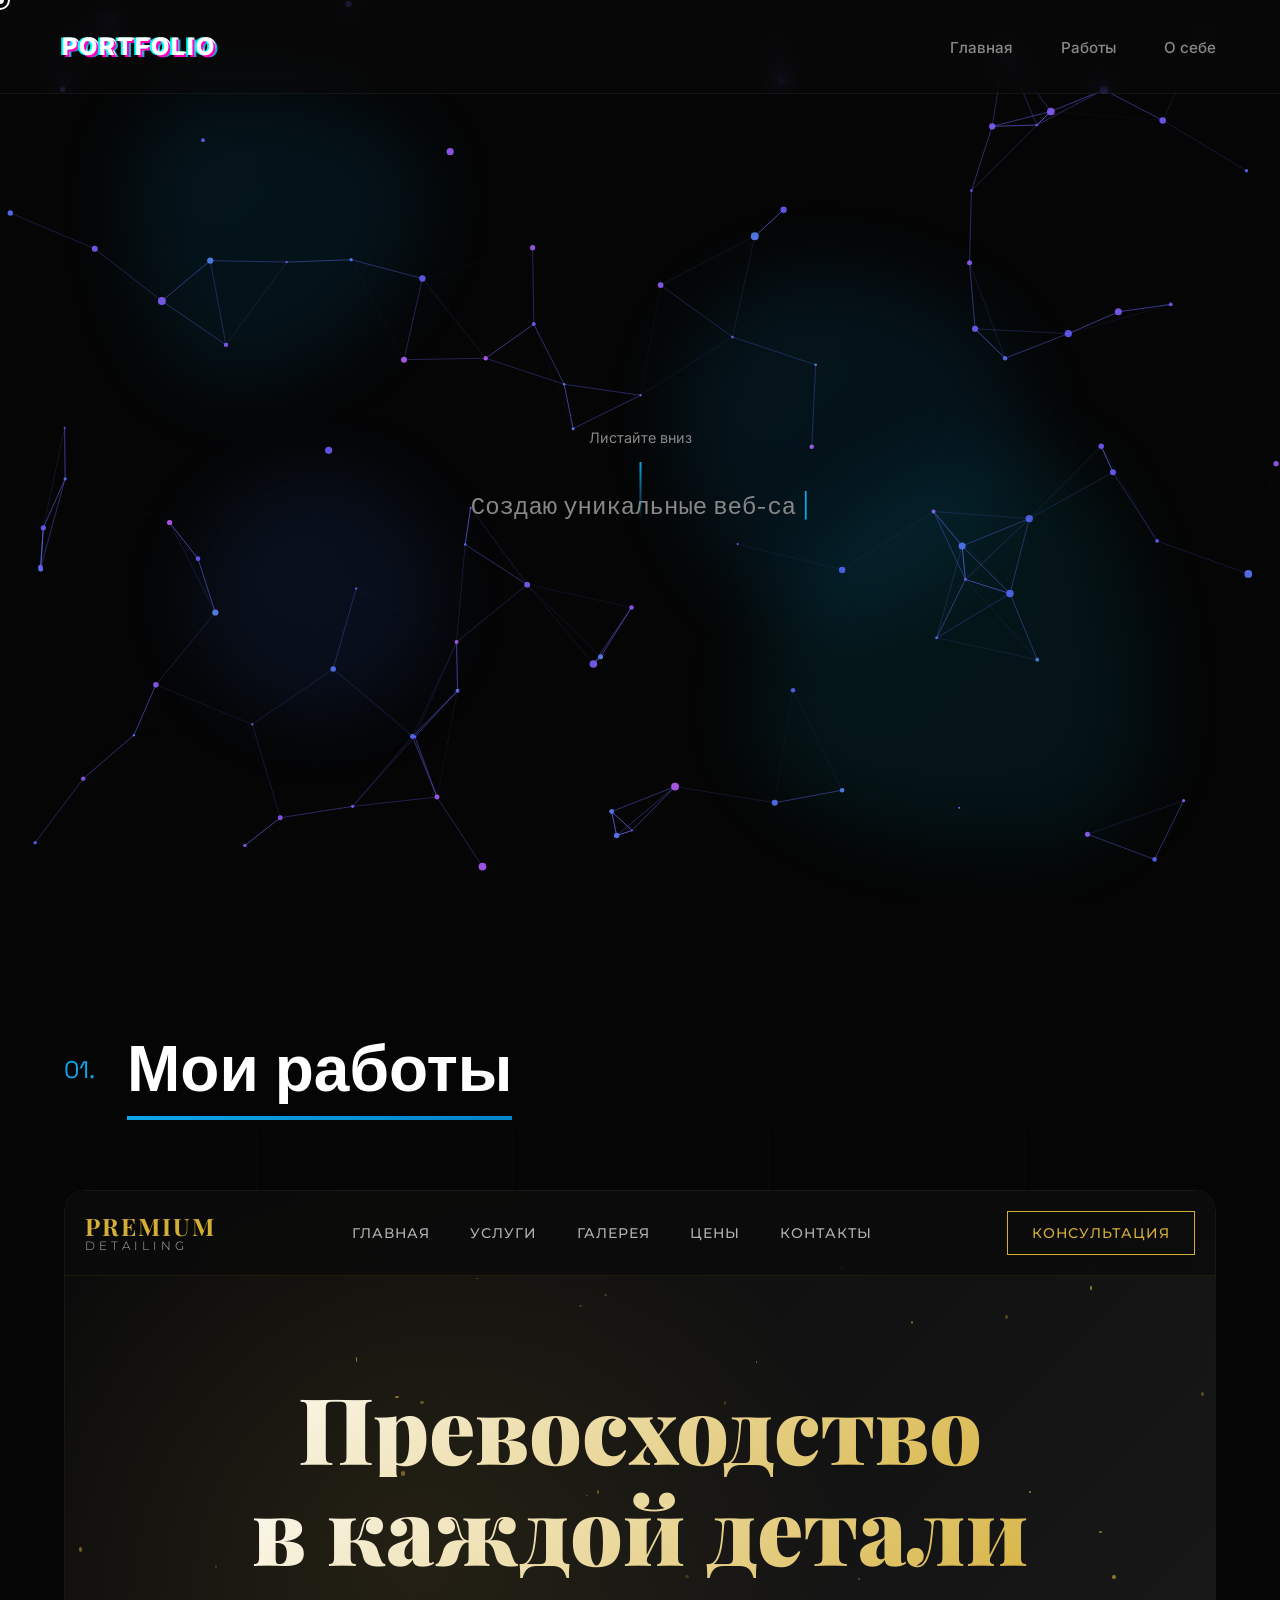
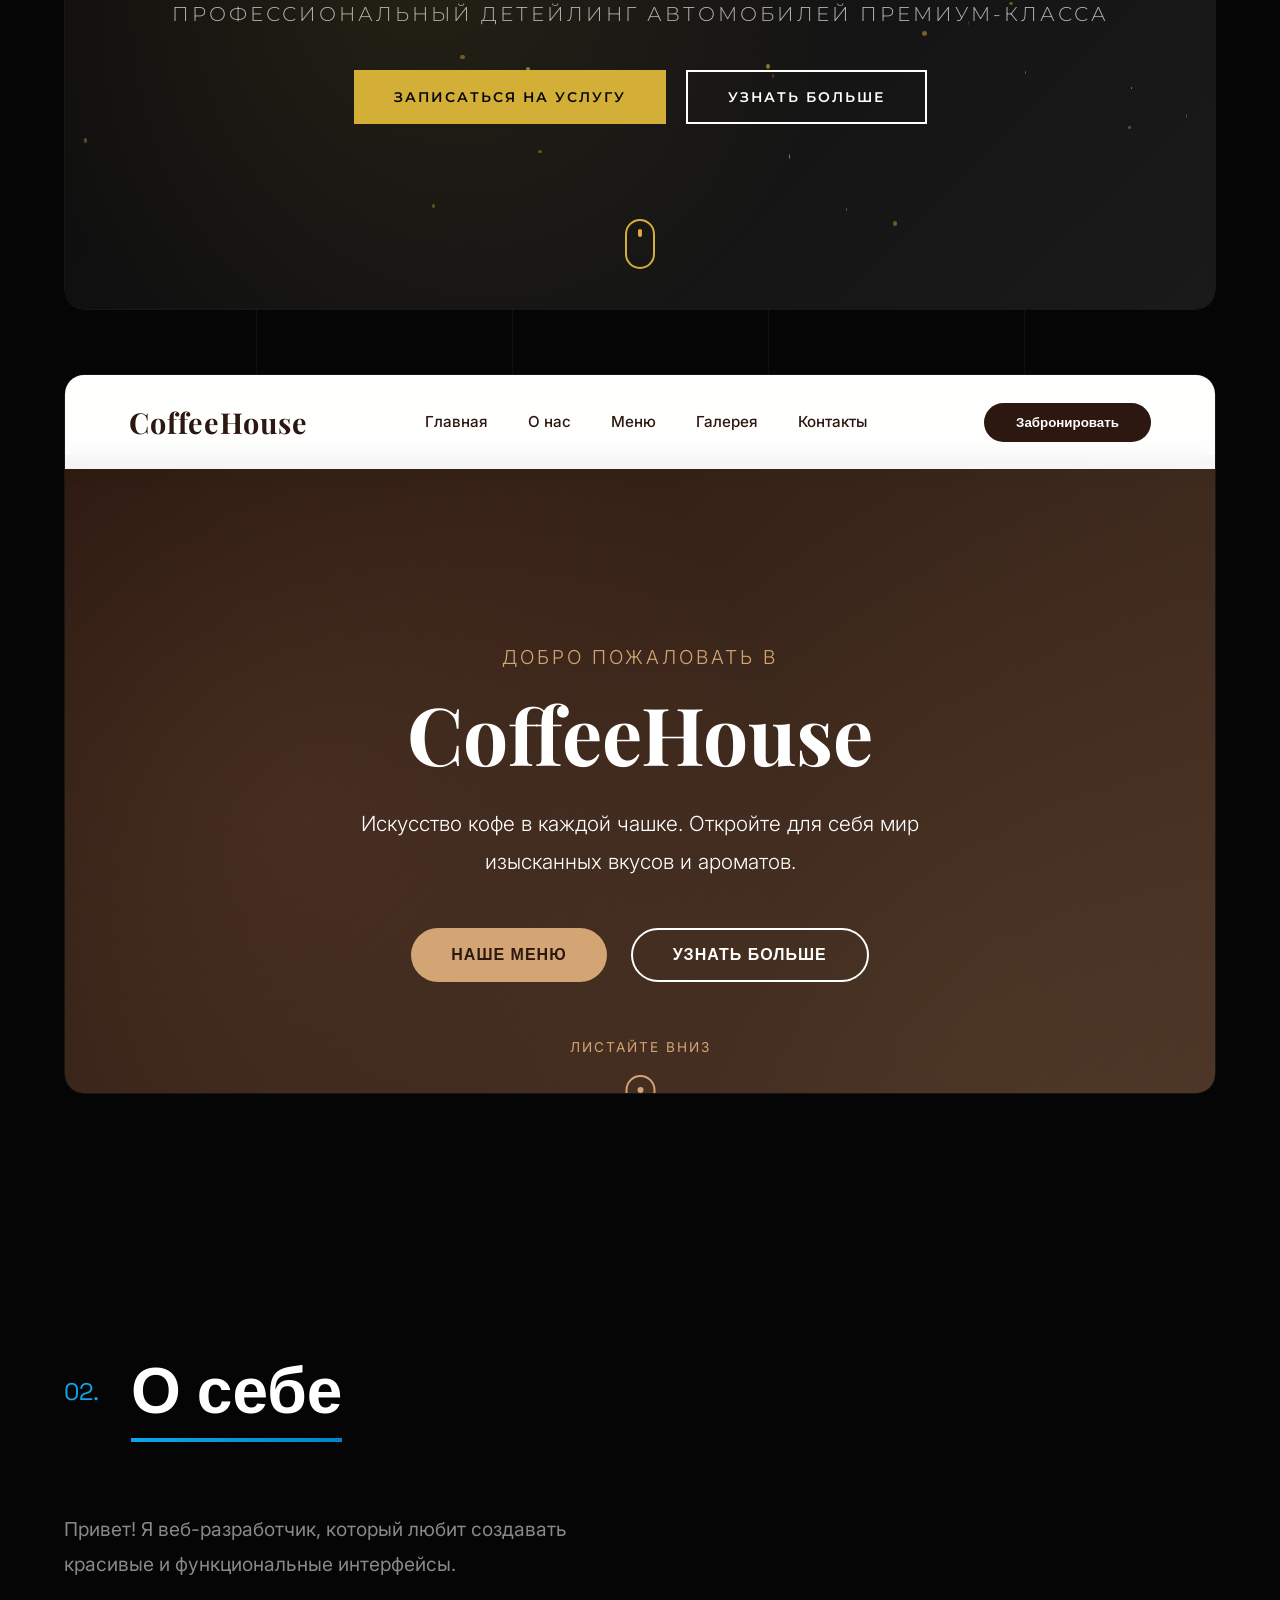
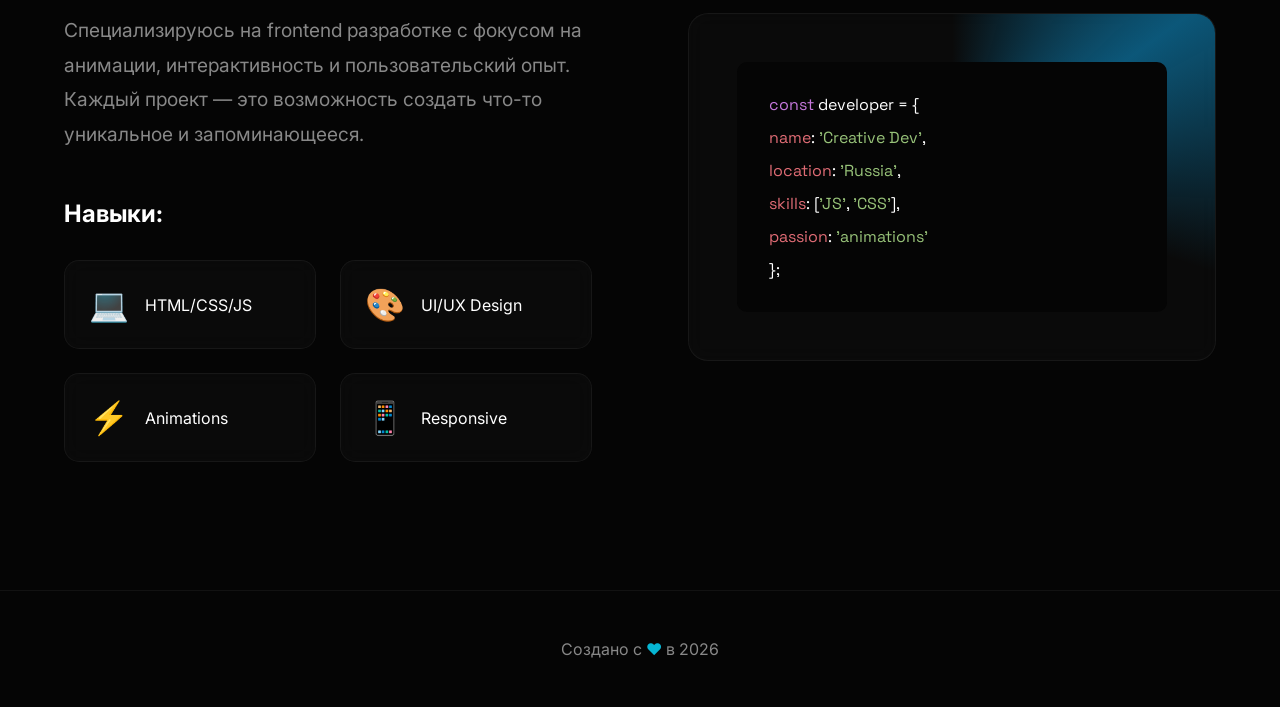
<file: index.html>
<!DOCTYPE html>
<html lang="ru">
<head>
    <meta charset="UTF-8">
    <meta name="viewport" content="width=device-width, initial-scale=1.0">
    <title>Portfolio | Creative Developer</title>
    <link rel="stylesheet" href="styles.css">
    <link rel="preconnect" href="https://fonts.googleapis.com">
    <link rel="preconnect" href="https://fonts.gstatic.com" crossorigin>
    <link href="https://fonts.googleapis.com/css2?family=Inter:wght@300;400;500;600;700;800;900&family=Space+Grotesk:wght@300;400;500;600;700&display=swap" rel="stylesheet">
</head>
<body>
    <!-- Cursor -->
    <div class="cursor"></div>
    <div class="cursor-follower"></div>

    <!-- Navigation -->
    <nav class="nav">
        <div class="nav-logo">
            <span class="glitch" data-text="PORTFOLIO">PORTFOLIO</span>
        </div>
        <ul class="nav-links">
            <li><a href="#home" class="nav-link">Главная</a></li>
            <li><a href="#works" class="nav-link">Работы</a></li>
            <li><a href="#about" class="nav-link">О себе</a></li>
        </ul>
    </nav>

    <!-- Hero Section -->
    <section id="home" class="hero">
        <canvas id="particlesCanvas"></canvas>
        <div class="hero-content">
            <div class="hero-text">
                <h1 class="hero-title">
                    <span class="line">
                        <span class="word gradient-text">WebENS</span>
                    </span>
                </h1>
                <p class="hero-subtitle">
                    <span class="typing-text"></span>
                    <span class="cursor-blink">|</span>
                </p>
            </div>
            <div class="scroll-down">
                <span>Листайте вниз</span>
                <div class="scroll-line"></div>
            </div>
        </div>
        
        <!-- Floating shapes -->
        <div class="floating-shapes">
            <div class="shape shape-1"></div>
            <div class="shape shape-2"></div>
            <div class="shape shape-3"></div>
            <div class="shape shape-4"></div>
        </div>
    </section>

    <!-- Works Section -->
    <section id="works" class="works">
        <div class="container">
            <h2 class="section-title">
                <span class="title-number">01.</span>
                <span class="title-text">Мои работы</span>
            </h2>
            
            <div class="works-grid">
                <!-- Project 1: Detailing -->
                <div class="work-card" data-tilt>
                    <div class="work-card-inner">
                        <div class="work-image">
                            <iframe src="detailing/index.html" class="work-preview"></iframe>
                            <div class="work-overlay">
                                <div class="work-info">
                                    <h3 class="work-title">Premium Detailing</h3>
                                    <p class="work-description">Сайт премиум автодетейлинга с элегантным дизайном</p>
                                    <div class="work-tags">
                                        <span class="tag">HTML</span>
                                        <span class="tag">CSS</span>
                                        <span class="tag">JavaScript</span>
                                        <span class="tag">Animations</span>
                                    </div>
                                    <div class="work-buttons">
                                        <a href="detailing/index.html" target="_blank" class="btn-work btn-primary">
                                            <span>Открыть сайт</span>
                                            <svg width="20" height="20" viewBox="0 0 20 20" fill="none">
                                                <path d="M4 10H16M16 10L10 4M16 10L10 16" stroke="currentColor" stroke-width="2" stroke-linecap="round" stroke-linejoin="round"/>
                                            </svg>
                                        </a>
                                        <button class="btn-work btn-view" onclick="openModal('detailing')">
                                            <span>Просмотр</span>
                                            <svg width="20" height="20" viewBox="0 0 20 20" fill="none">
                                                <path d="M10 3C5 3 1 10 1 10s4 7 9 7 9-7 9-7-4-7-9-7z" stroke="currentColor" stroke-width="2"/>
                                                <circle cx="10" cy="10" r="3" stroke="currentColor" stroke-width="2"/>
                                            </svg>
                                        </button>
                                    </div>
                                </div>
                            </div>
                        </div>
                    </div>
                    <div class="work-glow"></div>
                </div>

                <!-- Project 2: CoffeeHouse -->
                <div class="work-card" data-tilt>
                    <div class="work-card-inner">
                        <div class="work-image">
                            <iframe src="coffeehouse/index.html" class="work-preview"></iframe>
                            <div class="work-overlay">
                                <div class="work-info">
                                    <h3 class="work-title">CoffeeHouse</h3>
                                    <p class="work-description">Премиум кофейня с уютной атмосферой и стильным интерфейсом</p>
                                    <div class="work-tags">
                                        <span class="tag">HTML</span>
                                        <span class="tag">CSS</span>
                                        <span class="tag">JavaScript</span>
                                        <span class="tag">UI/UX</span>
                                    </div>
                                    <div class="work-buttons">
                                        <a href="coffeehouse/index.html" target="_blank" class="btn-work btn-primary">
                                            <span>Открыть сайт</span>
                                            <svg width="20" height="20" viewBox="0 0 20 20" fill="none">
                                                <path d="M4 10H16M16 10L10 4M16 10L10 16" stroke="currentColor" stroke-width="2" stroke-linecap="round" stroke-linejoin="round"/>
                                            </svg>
                                        </a>
                                        <button class="btn-work btn-view" onclick="openModal('coffeehouse')">
                                            <span>Просмотр</span>
                                            <svg width="20" height="20" viewBox="0 0 20 20" fill="none">
                                                <path d="M10 3C5 3 1 10 1 10s4 7 9 7 9-7 9-7-4-7-9-7z" stroke="currentColor" stroke-width="2"/>
                                                <circle cx="10" cy="10" r="3" stroke="currentColor" stroke-width="2"/>
                                            </svg>
                                        </button>
                                    </div>
                                </div>
                            </div>
                        </div>
                    </div>
                    <div class="work-glow"></div>
                </div>
            </div>
        </div>

        <!-- Animated background elements -->
        <div class="bg-lines">
            <div class="line"></div>
            <div class="line"></div>
            <div class="line"></div>
            <div class="line"></div>
        </div>
    </section>

    <!-- About Section -->
    <section id="about" class="about">
        <div class="container">
            <h2 class="section-title">
                <span class="title-number">02.</span>
                <span class="title-text">О себе</span>
            </h2>
            
            <div class="about-content">
                <div class="about-text">
                    <p class="about-paragraph">
                        Привет! Я веб-разработчик, который любит создавать красивые и функциональные интерфейсы.
                    </p>
                    <p class="about-paragraph">
                        Специализируюсь на frontend разработке с фокусом на анимации, интерактивность и пользовательский опыт.
                        Каждый проект — это возможность создать что-то уникальное и запоминающееся.
                    </p>
                    
                    <div class="skills">
                        <h3 class="skills-title">Навыки:</h3>
                        <div class="skills-grid">
                            <div class="skill-item">
                                <div class="skill-icon">💻</div>
                                <span>HTML/CSS/JS</span>
                            </div>
                            <div class="skill-item">
                                <div class="skill-icon">🎨</div>
                                <span>UI/UX Design</span>
                            </div>
                            <div class="skill-item">
                                <div class="skill-icon">⚡</div>
                                <span>Animations</span>
                            </div>
                            <div class="skill-item">
                                <div class="skill-icon">📱</div>
                                <span>Responsive</span>
                            </div>
                        </div>
                    </div>
                </div>
                
                <div class="about-visual">
                    <div class="visual-card">
                        <div class="visual-content">
                            <div class="code-lines">
                                <span class="code-line"><span class="code-keyword">const</span> developer = {</span>
                                <span class="code-line">  <span class="code-property">name</span>: <span class="code-string">'Creative Dev'</span>,</span>
                                <span class="code-line">  <span class="code-property">location</span>: <span class="code-string">'Russia'</span>,</span>
                                <span class="code-line">  <span class="code-property">skills</span>: [<span class="code-string">'JS'</span>, <span class="code-string">'CSS'</span>],</span>
                                <span class="code-line">  <span class="code-property">passion</span>: <span class="code-string">'animations'</span></span>
                                <span class="code-line">};</span>
                            </div>
                        </div>
                    </div>
                </div>
            </div>
        </div>
    </section>

    <!-- Modal -->
    <div id="projectModal" class="modal">
        <div class="modal-background" onclick="closeModal()"></div>
        <div class="modal-content">
            <button class="modal-close" onclick="closeModal()">
                <svg width="24" height="24" viewBox="0 0 24 24" fill="none">
                    <path d="M18 6L6 18M6 6L18 18" stroke="currentColor" stroke-width="2" stroke-linecap="round"/>
                </svg>
            </button>
            <iframe id="modalIframe" src="" frameborder="0"></iframe>
        </div>
    </div>

    <!-- Footer -->
    <footer class="footer">
        <div class="container">
            <div class="footer-content">
                <p class="footer-text">Создано с <span class="heart">♥</span> в 2026</p>
            </div>
        </div>
    </footer>

    <script src="script.js"></script>
</body>
</html>
</file>
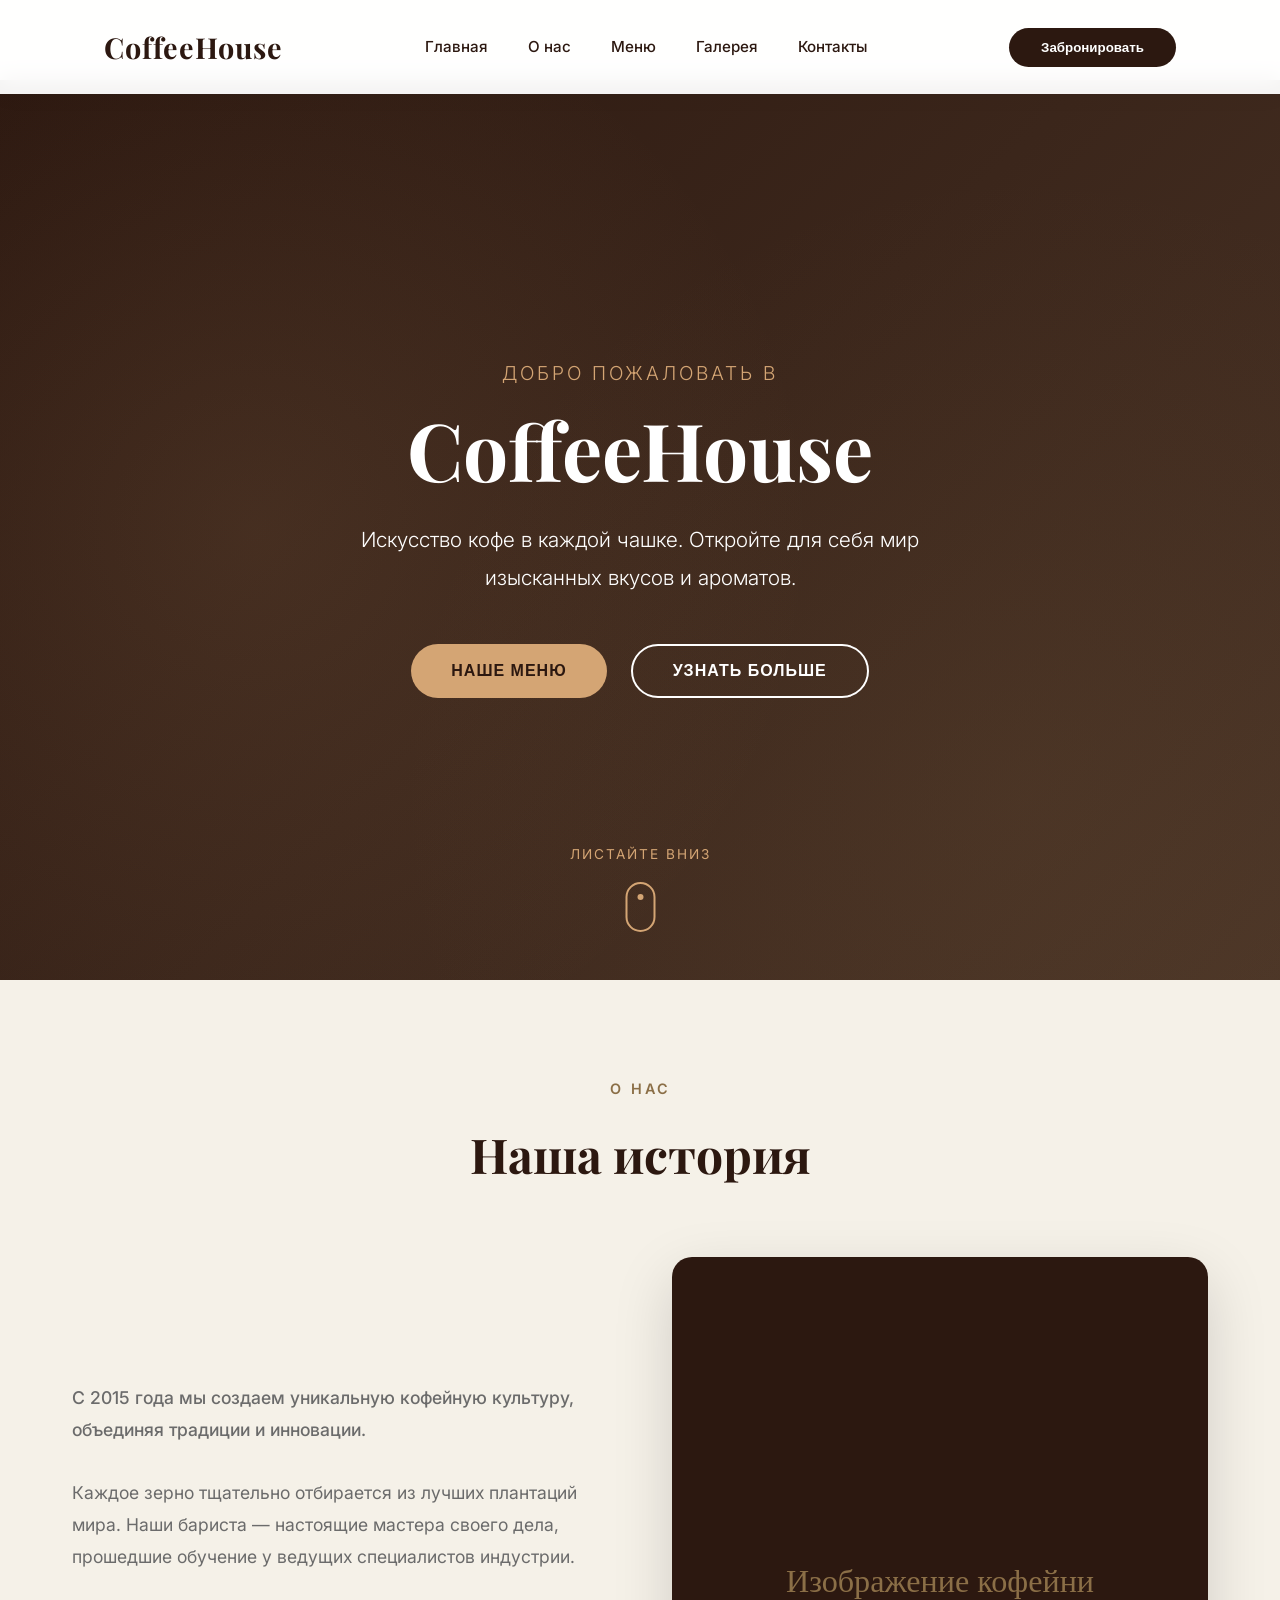
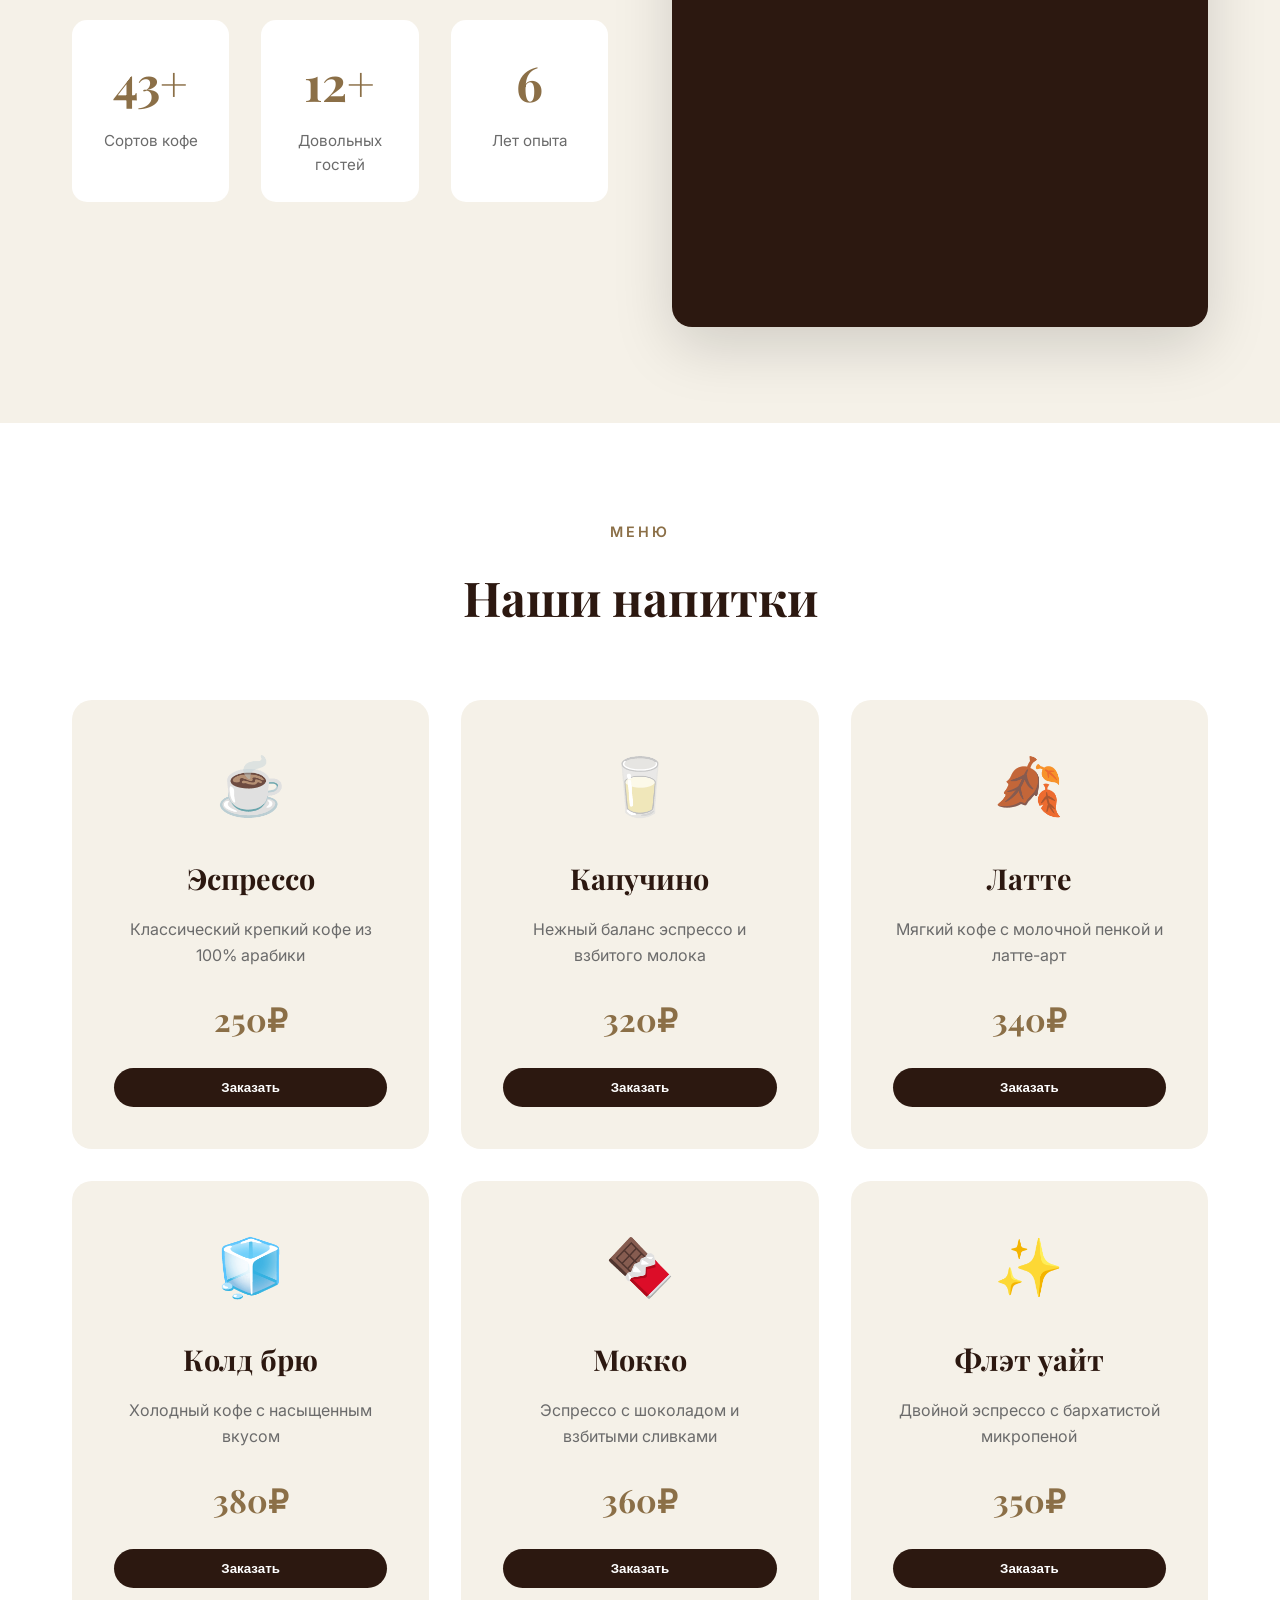
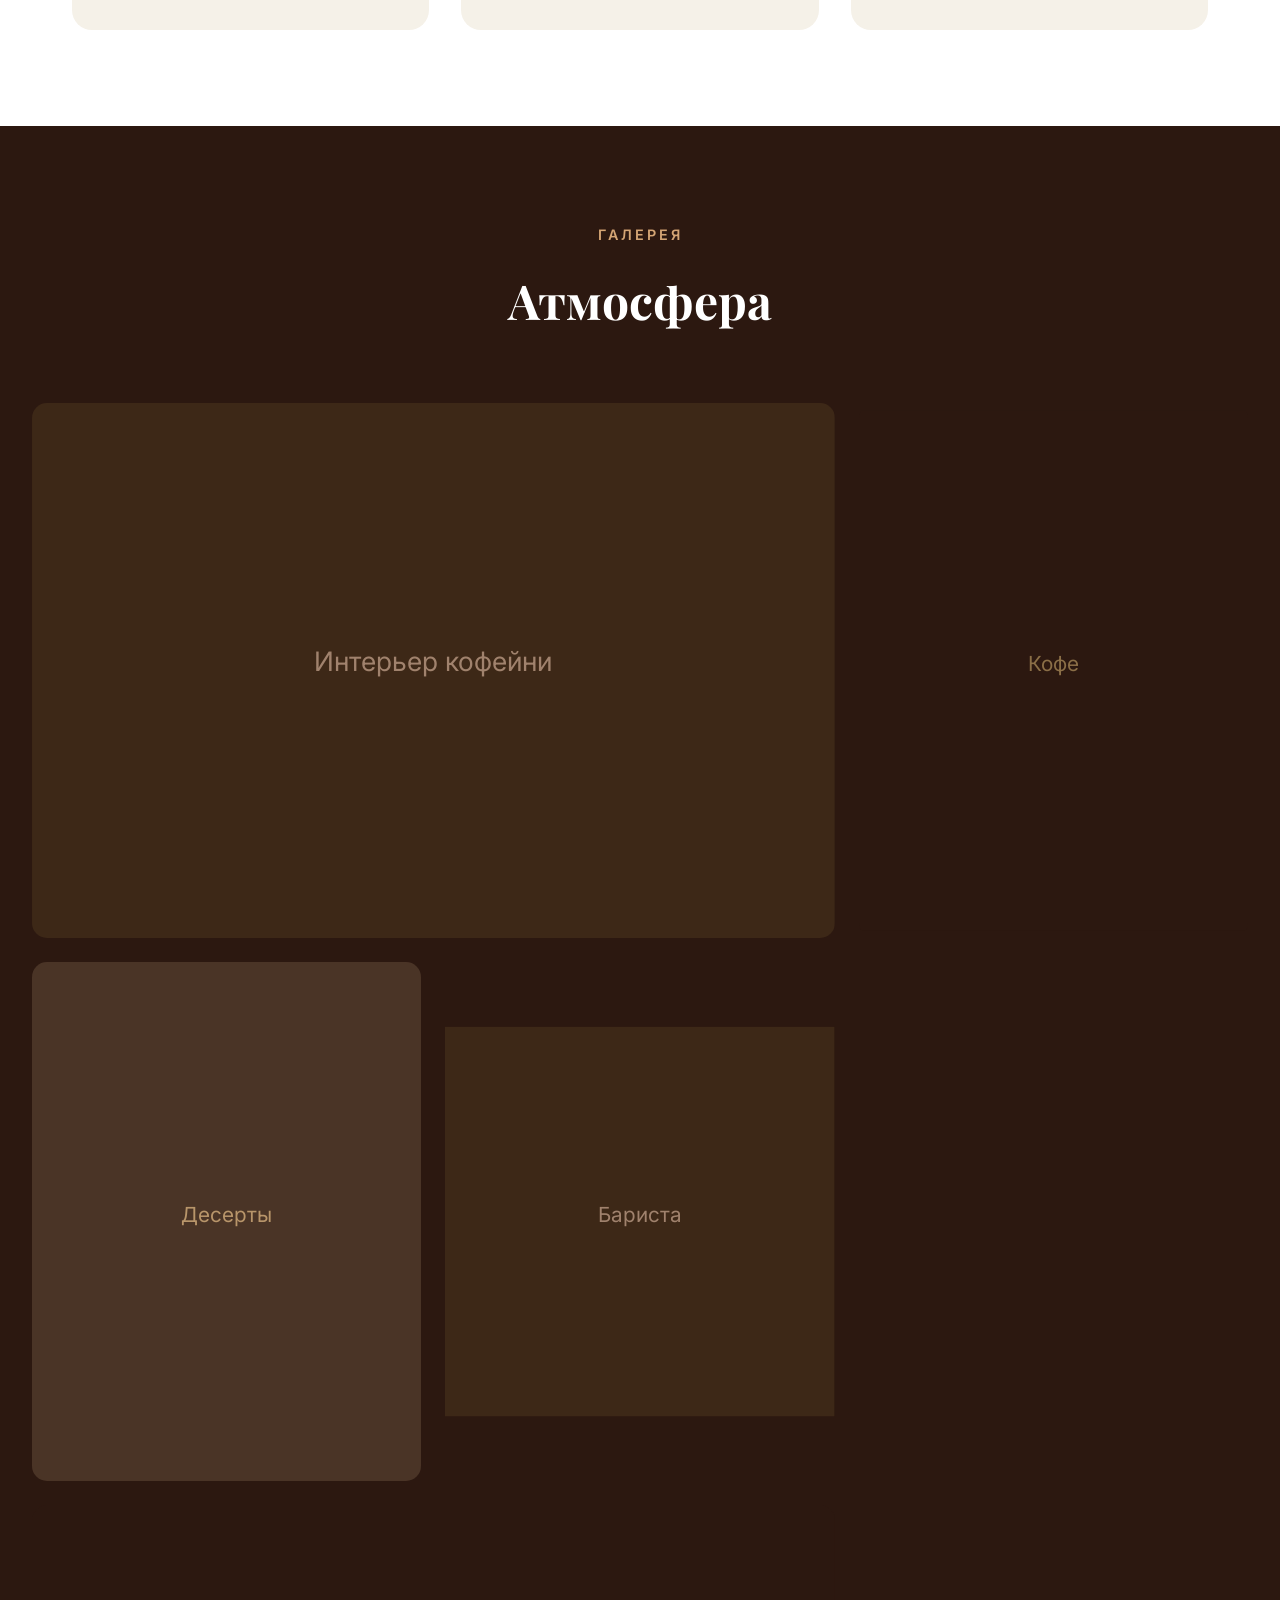
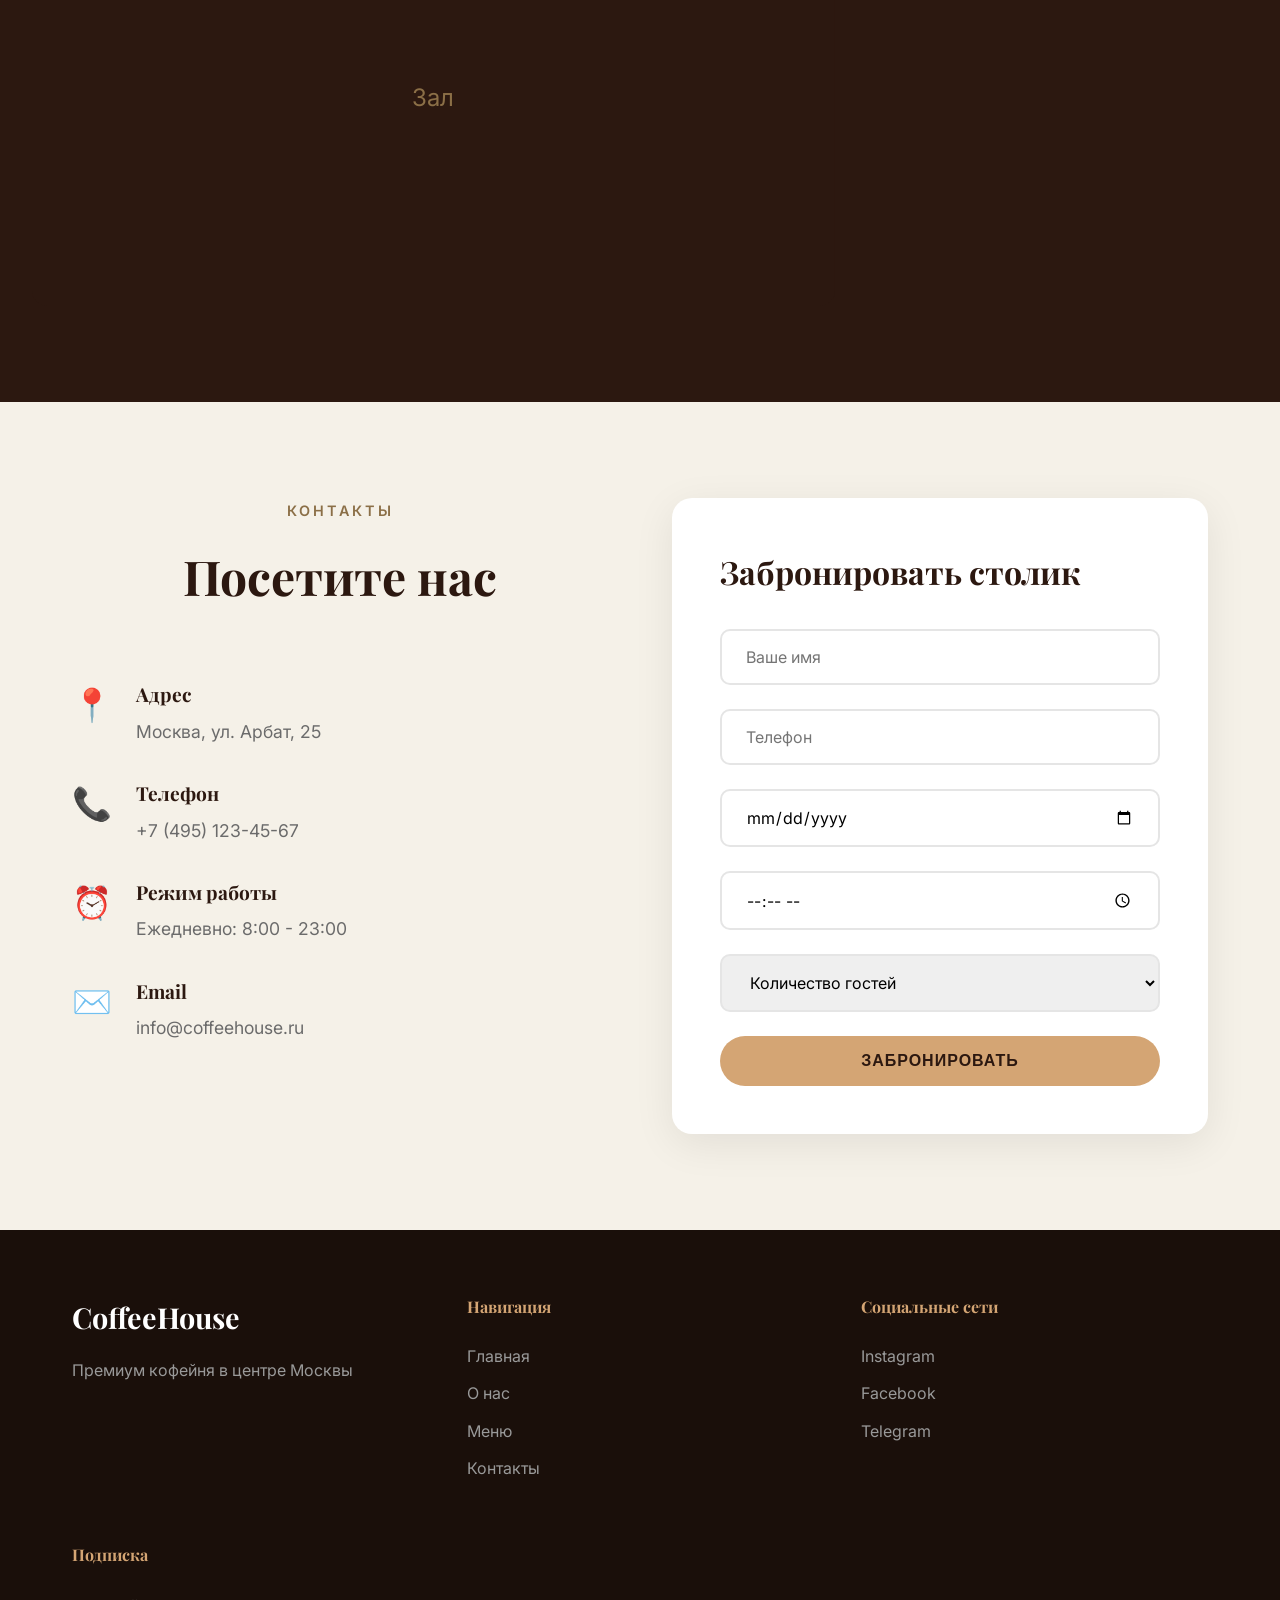
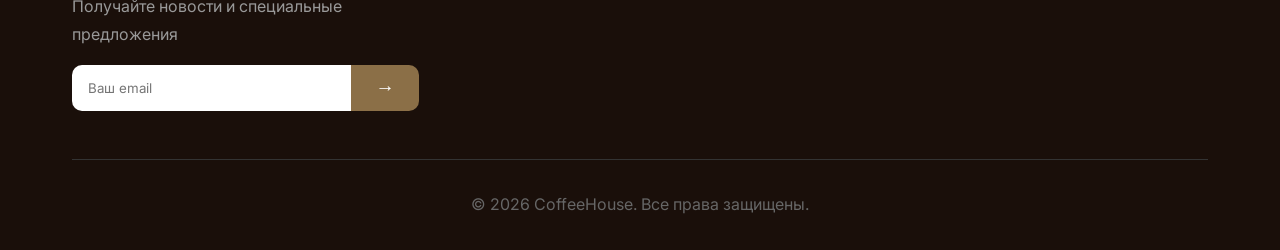
<file: coffeehouse/index.html>
<!DOCTYPE html>
<html lang="ru">
<head>
    <meta charset="UTF-8">
    <meta name="viewport" content="width=device-width, initial-scale=1.0">
    <title>CoffeeHouse - Премиум кофейня</title>
    <link rel="stylesheet" href="style.css">
    <link rel="preconnect" href="https://fonts.googleapis.com">
    <link rel="preconnect" href="https://fonts.gstatic.com" crossorigin>
    <link href="https://fonts.googleapis.com/css2?family=Playfair+Display:wght@400;600;700&family=Inter:wght@300;400;500;600&display=swap" rel="stylesheet">
</head>
<body>
    <nav class="navbar">
        <div class="container">
            <div class="nav-content">
                <div class="logo">CoffeeHouse</div>
                <ul class="nav-menu">
                    <li><a href="#home" class="nav-link">Главная</a></li>
                    <li><a href="#about" class="nav-link">О нас</a></li>
                    <li><a href="#menu" class="nav-link">Меню</a></li>
                    <li><a href="#gallery" class="nav-link">Галерея</a></li>
                    <li><a href="#contact" class="nav-link">Контакты</a></li>
                </ul>
                <button class="btn-reserve">Забронировать</button>
            </div>
        </div>
    </nav>

    <section id="home" class="hero">
        <div class="hero-content">
            <h1 class="hero-title">
                <span class="hero-subtitle">Добро пожаловать в</span>
                CoffeeHouse
            </h1>
            <p class="hero-description">Искусство кофе в каждой чашке. Откройте для себя мир изысканных вкусов и ароматов.</p>
            <div class="hero-buttons">
                <button class="btn btn-primary">Наше меню</button>
                <button class="btn btn-secondary">Узнать больше</button>
            </div>
        </div>
        <div class="scroll-indicator">
            <span>Листайте вниз</span>
            <div class="scroll-arrow"></div>
        </div>
    </section>

    <section id="about" class="about">
        <div class="container">
            <div class="section-header">
                <span class="section-label">О нас</span>
                <h2 class="section-title">Наша история</h2>
            </div>
            <div class="about-content">
                <div class="about-text">
                    <p class="lead-text">С 2015 года мы создаем уникальную кофейную культуру, объединяя традиции и инновации.</p>
                    <p>Каждое зерно тщательно отбирается из лучших плантаций мира. Наши бариста — настоящие мастера своего дела, прошедшие обучение у ведущих специалистов индустрии.</p>
                    <div class="about-stats">
                        <div class="stat-item">
                            <div class="stat-number">50+</div>
                            <div class="stat-label">Сортов кофе</div>
                        </div>
                        <div class="stat-item">
                            <div class="stat-number">15k+</div>
                            <div class="stat-label">Довольных гостей</div>
                        </div>
                        <div class="stat-item">
                            <div class="stat-number">8</div>
                            <div class="stat-label">Лет опыта</div>
                        </div>
                    </div>
                </div>
                <div class="about-image">
                    <div class="image-placeholder">
                        <svg viewBox="0 0 400 500" xmlns="http://www.w3.org/2000/svg">
                            <rect width="400" height="500" fill="#2c1810"/>
                            <text x="50%" y="50%" text-anchor="middle" fill="#8b6f47" font-size="24" font-family="serif">Изображение кофейни</text>
                        </svg>
                    </div>
                </div>
            </div>
        </div>
    </section>

    <section id="menu" class="menu">
        <div class="container">
            <div class="section-header">
                <span class="section-label">Меню</span>
                <h2 class="section-title">Наши напитки</h2>
            </div>
            <div class="menu-grid">
                <div class="menu-card">
                    <div class="menu-card-icon">☕</div>
                    <h3 class="menu-card-title">Эспрессо</h3>
                    <p class="menu-card-description">Классический крепкий кофе из 100% арабики</p>
                    <div class="menu-card-price">250₽</div>
                    <button class="btn-card">Заказать</button>
                </div>
                <div class="menu-card">
                    <div class="menu-card-icon">🥛</div>
                    <h3 class="menu-card-title">Капучино</h3>
                    <p class="menu-card-description">Нежный баланс эспрессо и взбитого молока</p>
                    <div class="menu-card-price">320₽</div>
                    <button class="btn-card">Заказать</button>
                </div>
                <div class="menu-card">
                    <div class="menu-card-icon">🍂</div>
                    <h3 class="menu-card-title">Латте</h3>
                    <p class="menu-card-description">Мягкий кофе с молочной пенкой и латте-арт</p>
                    <div class="menu-card-price">340₽</div>
                    <button class="btn-card">Заказать</button>
                </div>
                <div class="menu-card">
                    <div class="menu-card-icon">🧊</div>
                    <h3 class="menu-card-title">Колд брю</h3>
                    <p class="menu-card-description">Холодный кофе с насыщенным вкусом</p>
                    <div class="menu-card-price">380₽</div>
                    <button class="btn-card">Заказать</button>
                </div>
                <div class="menu-card">
                    <div class="menu-card-icon">🍫</div>
                    <h3 class="menu-card-title">Мокко</h3>
                    <p class="menu-card-description">Эспрессо с шоколадом и взбитыми сливками</p>
                    <div class="menu-card-price">360₽</div>
                    <button class="btn-card">Заказать</button>
                </div>
                <div class="menu-card">
                    <div class="menu-card-icon">✨</div>
                    <h3 class="menu-card-title">Флэт уайт</h3>
                    <p class="menu-card-description">Двойной эспрессо с бархатистой микропеной</p>
                    <div class="menu-card-price">350₽</div>
                    <button class="btn-card">Заказать</button>
                </div>
            </div>
        </div>
    </section>

    <section id="gallery" class="gallery">
        <div class="section-header">
            <span class="section-label">Галерея</span>
            <h2 class="section-title">Атмосфера</h2>
        </div>
        <div class="gallery-grid">
            <div class="gallery-item gallery-item-large">
                <svg viewBox="0 0 600 400" xmlns="http://www.w3.org/2000/svg">
                    <rect width="600" height="400" fill="#3d2817"/>
                    <text x="50%" y="50%" text-anchor="middle" fill="#a0826d" font-size="20">Интерьер кофейни</text>
                </svg>
            </div>
            <div class="gallery-item">
                <svg viewBox="0 0 300 400" xmlns="http://www.w3.org/2000/svg">
                    <rect width="300" height="400" fill="#2c1810"/>
                    <text x="50%" y="50%" text-anchor="middle" fill="#8b6f47" font-size="16">Кофе</text>
                </svg>
            </div>
            <div class="gallery-item">
                <svg viewBox="0 0 300 400" xmlns="http://www.w3.org/2000/svg">
                    <rect width="300" height="400" fill="#4a3426"/>
                    <text x="50%" y="50%" text-anchor="middle" fill="#b8956a" font-size="16">Десерты</text>
                </svg>
            </div>
            <div class="gallery-item">
                <svg viewBox="0 0 300 300" xmlns="http://www.w3.org/2000/svg">
                    <rect width="300" height="300" fill="#3d2817"/>
                    <text x="50%" y="50%" text-anchor="middle" fill="#a0826d" font-size="16">Бариста</text>
                </svg>
            </div>
            <div class="gallery-item gallery-item-wide">
                <svg viewBox="0 0 600 300" xmlns="http://www.w3.org/2000/svg">
                    <rect width="600" height="300" fill="#2c1810"/>
                    <text x="50%" y="50%" text-anchor="middle" fill="#8b6f47" font-size="18">Зал</text>
                </svg>
            </div>
        </div>
    </section>

    <section id="contact" class="contact">
        <div class="container">
            <div class="contact-content">
                <div class="contact-info">
                    <div class="section-header">
                        <span class="section-label">Контакты</span>
                        <h2 class="section-title">Посетите нас</h2>
                    </div>
                    <div class="contact-details">
                        <div class="contact-item">
                            <div class="contact-icon">📍</div>
                            <div>
                                <h4>Адрес</h4>
                                <p>Москва, ул. Арбат, 25</p>
                            </div>
                        </div>
                        <div class="contact-item">
                            <div class="contact-icon">📞</div>
                            <div>
                                <h4>Телефон</h4>
                                <p>+7 (495) 123-45-67</p>
                            </div>
                        </div>
                        <div class="contact-item">
                            <div class="contact-icon">⏰</div>
                            <div>
                                <h4>Режим работы</h4>
                                <p>Ежедневно: 8:00 - 23:00</p>
                            </div>
                        </div>
                        <div class="contact-item">
                            <div class="contact-icon">✉️</div>
                            <div>
                                <h4>Email</h4>
                                <p>info@coffeehouse.ru</p>
                            </div>
                        </div>
                    </div>
                </div>
                <div class="contact-form">
                    <h3>Забронировать столик</h3>
                    <form>
                        <input type="text" placeholder="Ваше имя" class="form-input">
                        <input type="tel" placeholder="Телефон" class="form-input">
                        <input type="date" class="form-input">
                        <input type="time" class="form-input">
                        <select class="form-input">
                            <option>Количество гостей</option>
                            <option>1-2 человека</option>
                            <option>3-4 человека</option>
                            <option>5+ человек</option>
                        </select>
                        <button type="submit" class="btn btn-primary btn-full">Забронировать</button>
                    </form>
                </div>
            </div>
        </div>
    </section>

    <footer class="footer">
        <div class="container">
            <div class="footer-content">
                <div class="footer-section">
                    <h3 class="footer-logo">CoffeeHouse</h3>
                    <p>Премиум кофейня в центре Москвы</p>
                </div>
                <div class="footer-section">
                    <h4>Навигация</h4>
                    <ul class="footer-links">
                        <li><a href="#home">Главная</a></li>
                        <li><a href="#about">О нас</a></li>
                        <li><a href="#menu">Меню</a></li>
                        <li><a href="#contact">Контакты</a></li>
                    </ul>
                </div>
                <div class="footer-section">
                    <h4>Социальные сети</h4>
                    <ul class="footer-links">
                        <li><a href="#">Instagram</a></li>
                        <li><a href="#">Facebook</a></li>
                        <li><a href="#">Telegram</a></li>
                    </ul>
                </div>
                <div class="footer-section">
                    <h4>Подписка</h4>
                    <p>Получайте новости и специальные предложения</p>
                    <div class="footer-subscribe">
                        <input type="email" placeholder="Ваш email" class="subscribe-input">
                        <button class="btn-subscribe">→</button>
                    </div>
                </div>
            </div>
            <div class="footer-bottom">
                <p>&copy; 2026 CoffeeHouse. Все права защищены.</p>
            </div>
        </div>
    </footer>

    <script src="script.js"></script>
</body>
</html>
</file>
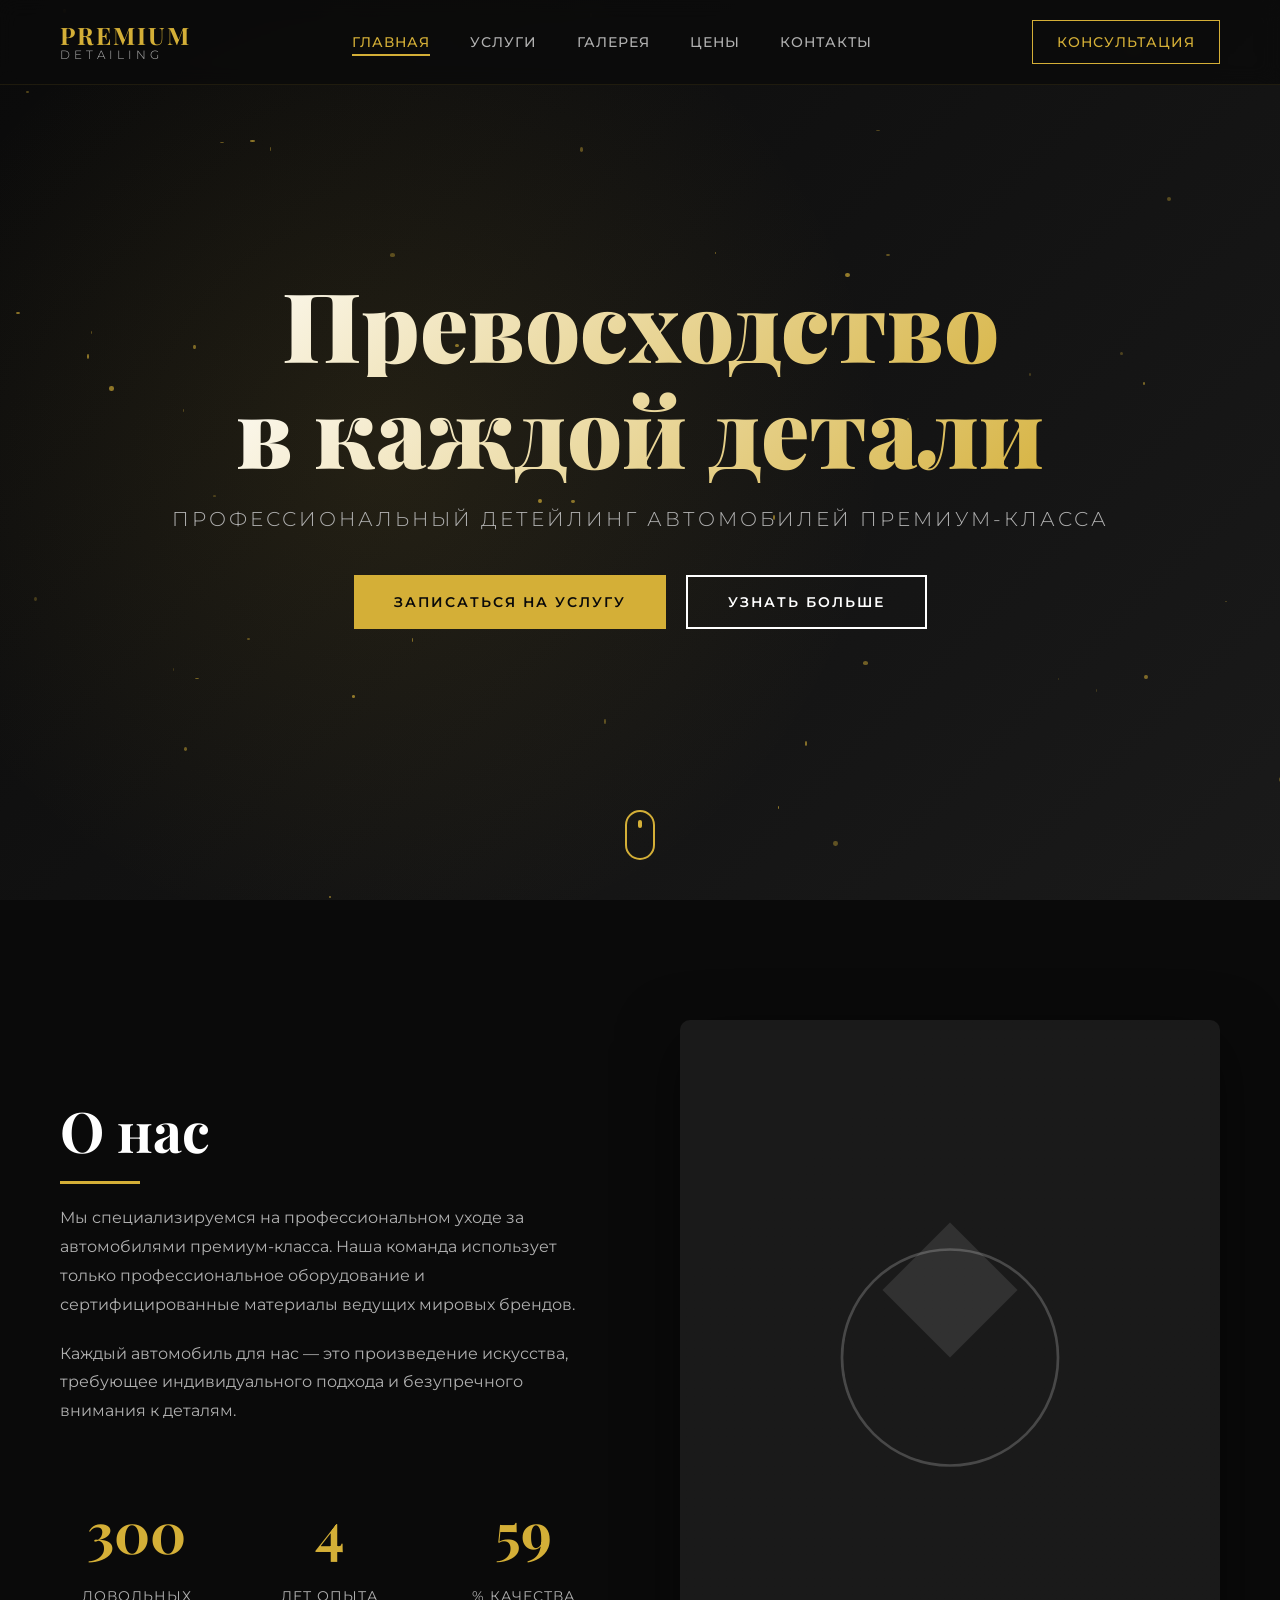
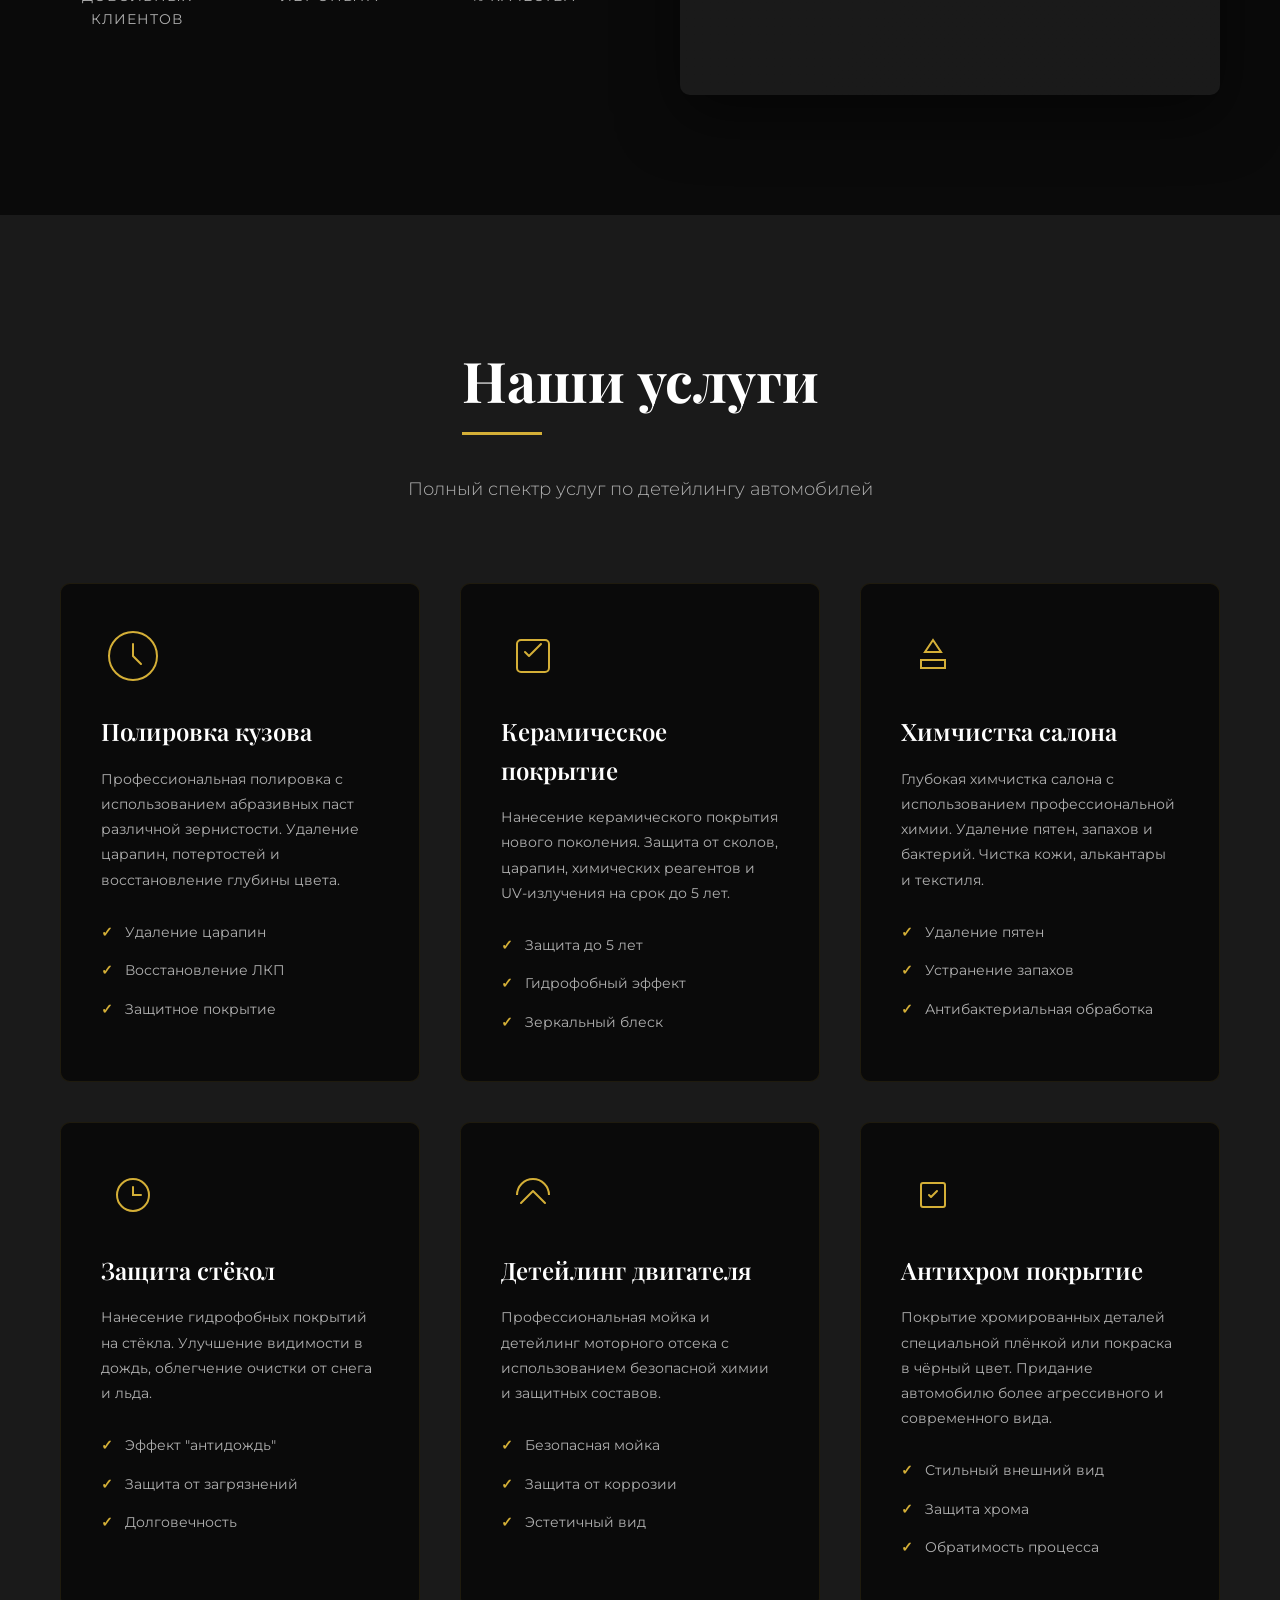
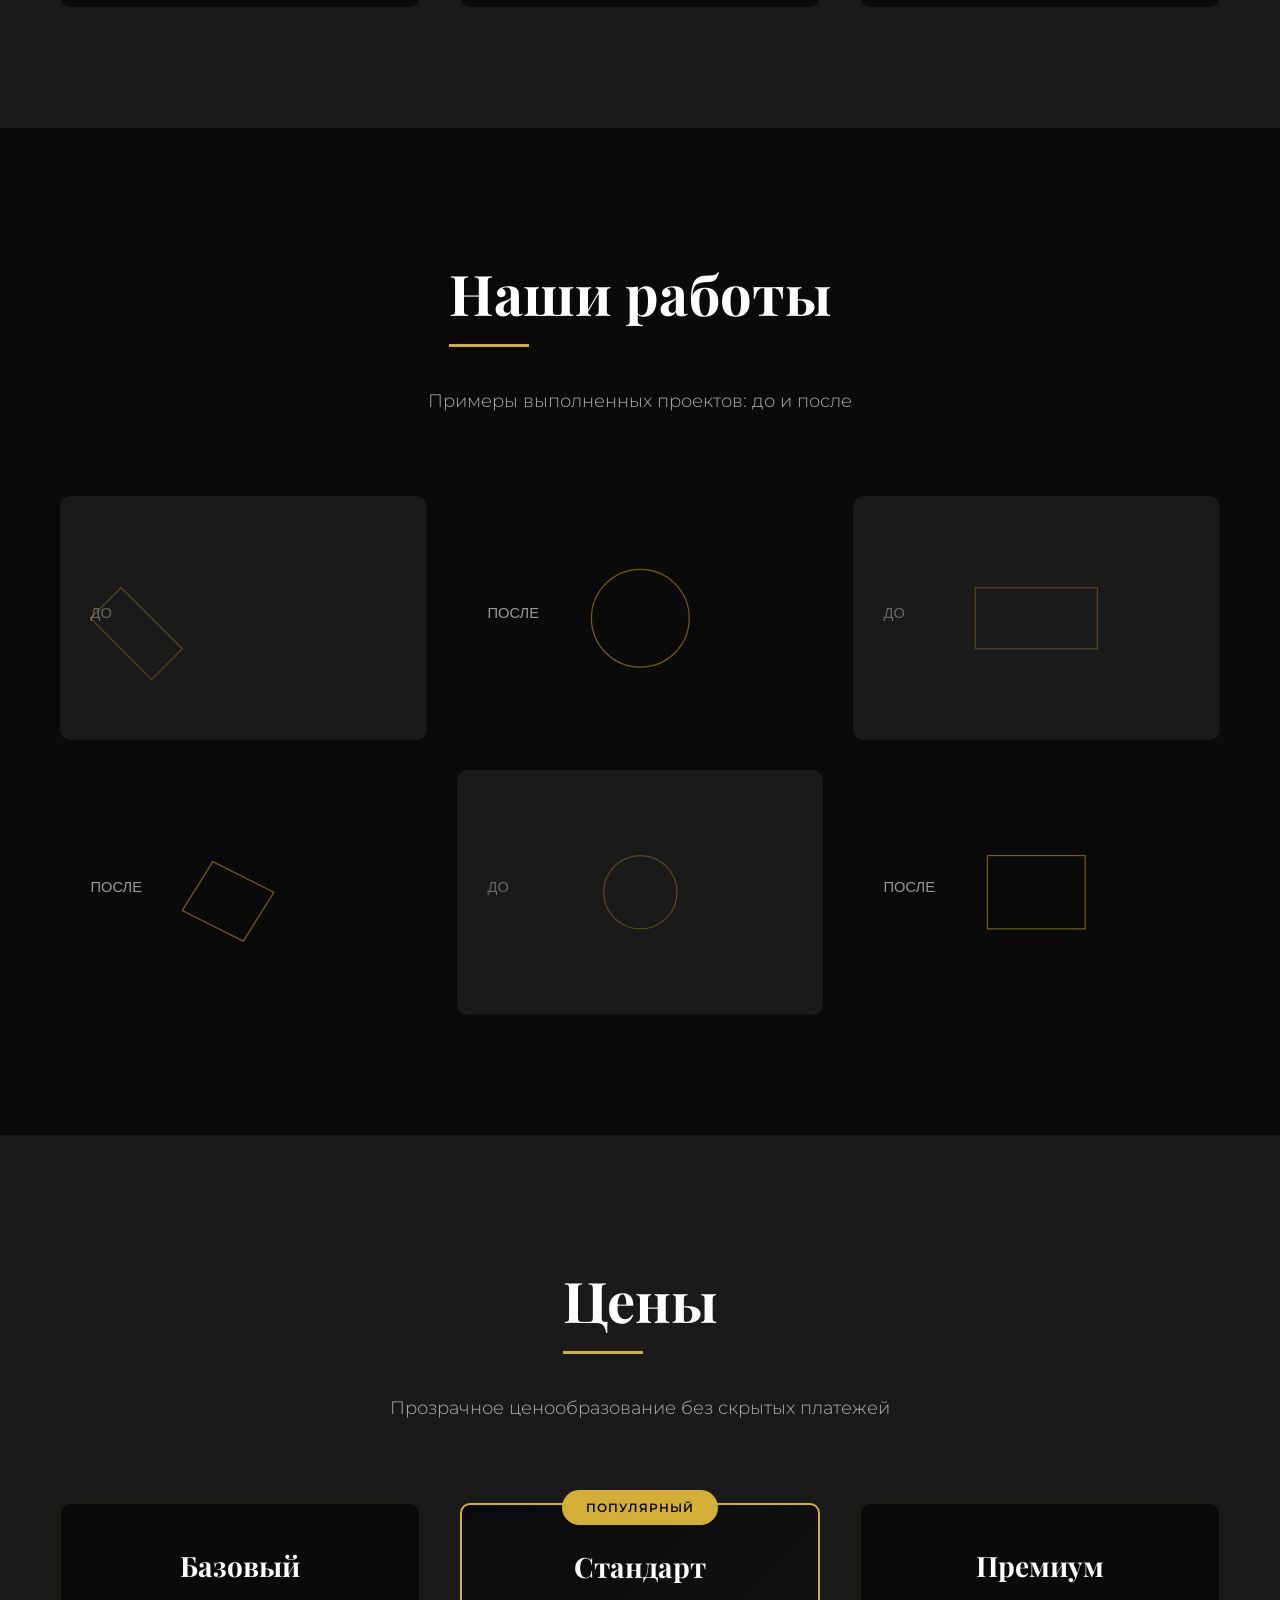
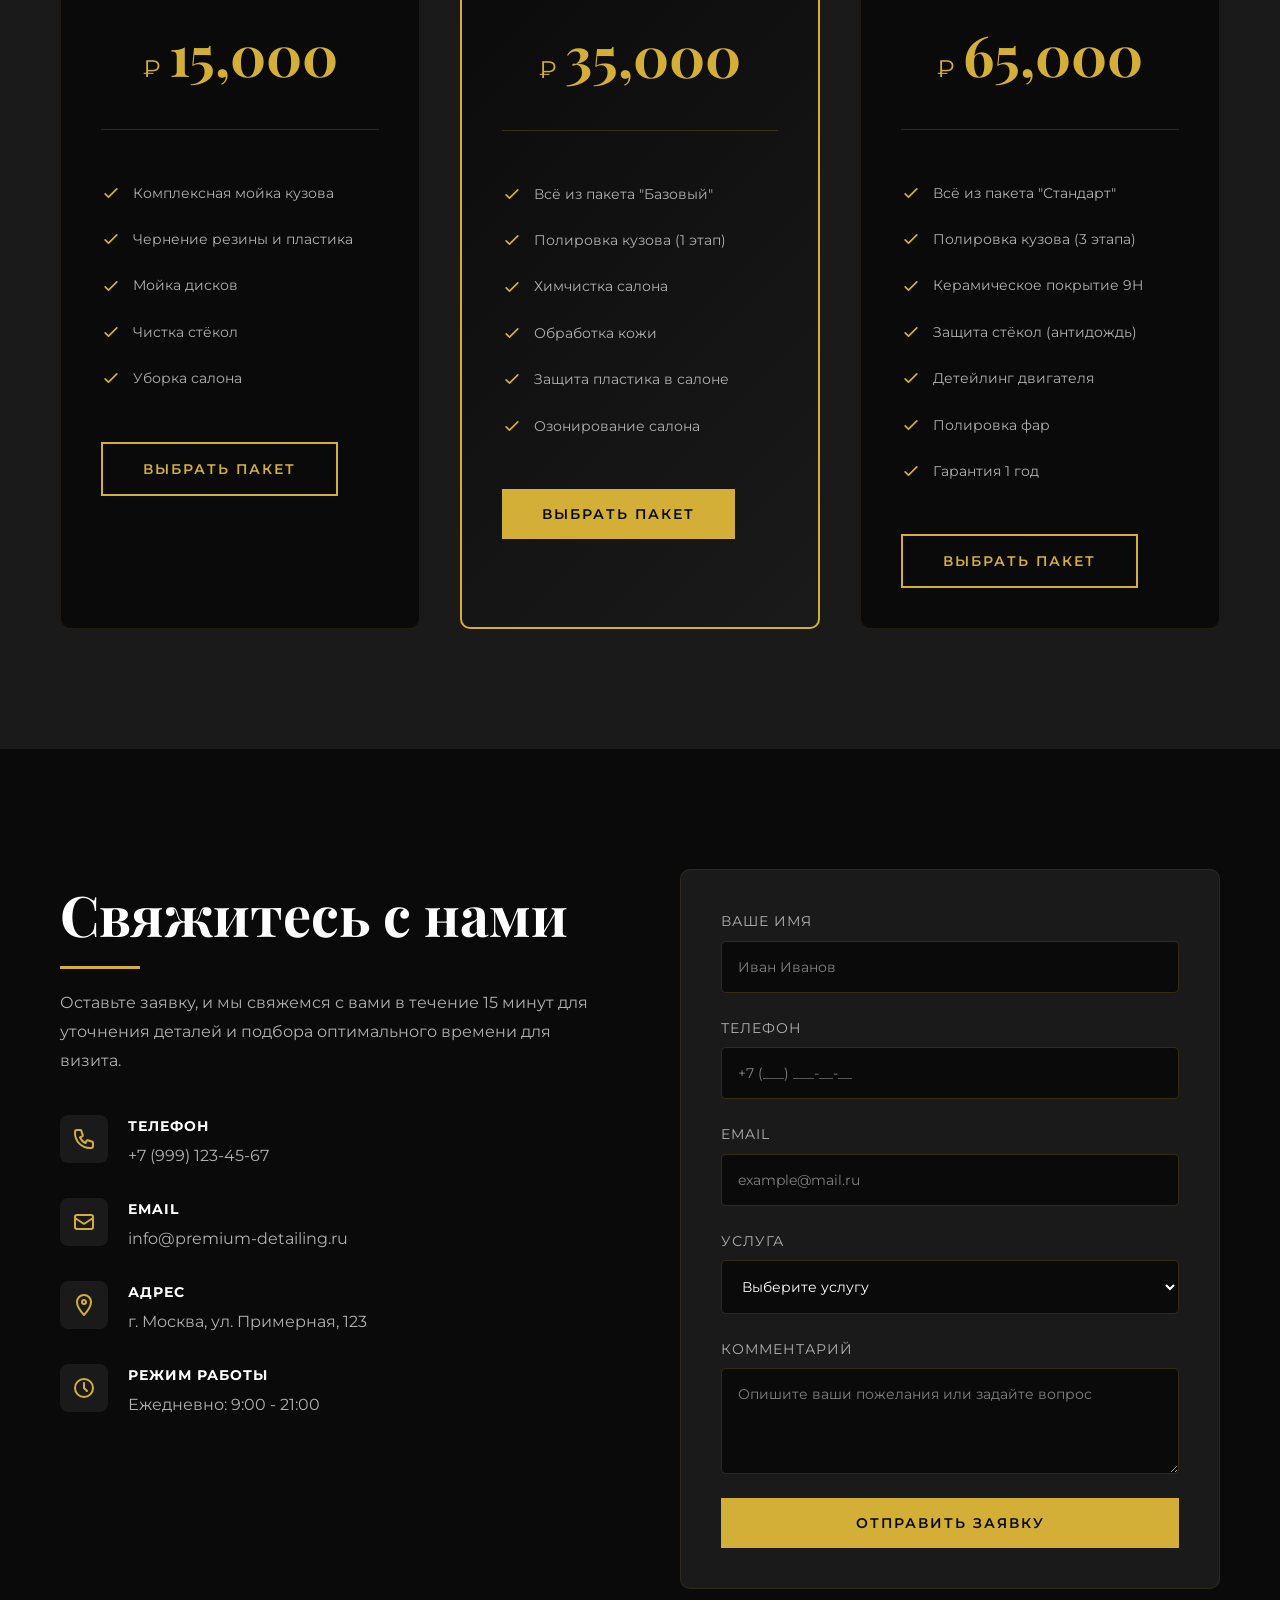
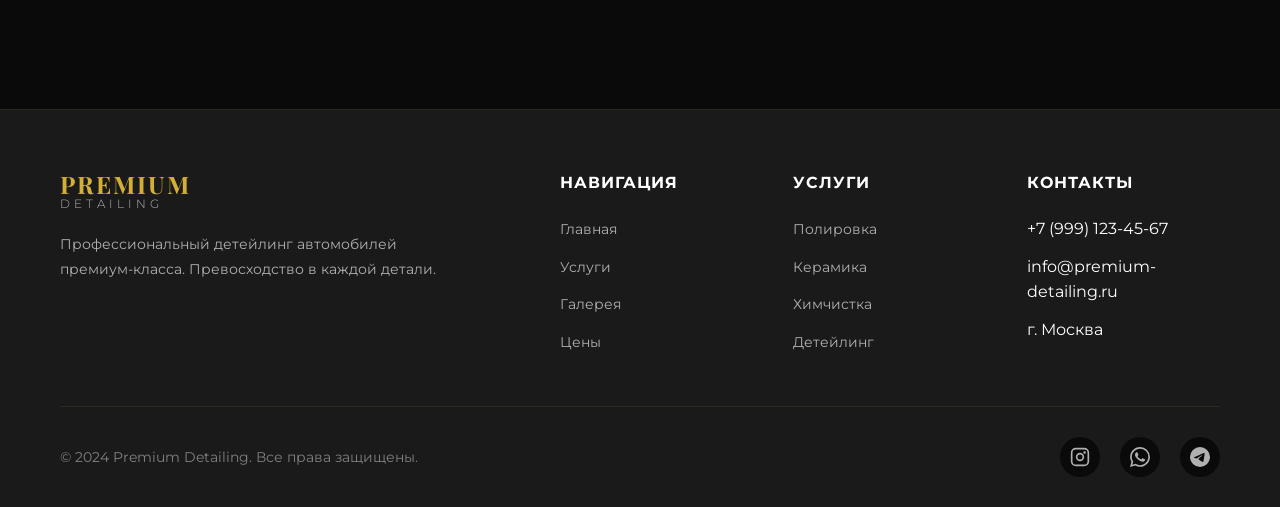
<file: detailing/index.html>
<!DOCTYPE html>
<html lang="ru">
<head>
    <meta charset="UTF-8">
    <meta name="viewport" content="width=device-width, initial-scale=1.0">
    <title>Premium Detailing - Профессиональная забота о вашем автомобиле</title>
    <link rel="stylesheet" href="styles.css">
    <link rel="preconnect" href="https://fonts.googleapis.com">
    <link rel="preconnect" href="https://fonts.gstatic.com" crossorigin>
    <link href="https://fonts.googleapis.com/css2?family=Playfair+Display:wght@400;600;700;900&family=Montserrat:wght@300;400;500;600;700&display=swap" rel="stylesheet">
</head>
<body>
    <!-- Navigation -->
    <nav class="navbar" id="navbar">
        <div class="container">
            <div class="nav-content">
                <div class="logo">
                    <span class="logo-premium">PREMIUM</span>
                    <span class="logo-detailing">DETAILING</span>
                </div>
                <ul class="nav-links">
                    <li><a href="#home">Главная</a></li>
                    <li><a href="#services">Услуги</a></li>
                    <li><a href="#gallery">Галерея</a></li>
                    <li><a href="#prices">Цены</a></li>
                    <li><a href="#contact">Контакты</a></li>
                </ul>
                <button class="btn-consultation">Консультация</button>
                <div class="burger-menu" id="burgerMenu">
                    <span></span>
                    <span></span>
                    <span></span>
                </div>
            </div>
        </div>
    </nav>

    <!-- Hero Section -->
    <section class="hero" id="home">
        <div class="hero-overlay"></div>
        <div class="hero-particles" id="particles"></div>
        <div class="container">
            <div class="hero-content">
                <h1 class="hero-title">
                    <span class="hero-title-line">Превосходство</span>
                    <span class="hero-title-line">в каждой детали</span>
                </h1>
                <p class="hero-subtitle">Профессиональный детейлинг автомобилей премиум-класса</p>
                <div class="hero-buttons">
                    <button class="btn btn-primary">Записаться на услугу</button>
                    <button class="btn btn-secondary">Узнать больше</button>
                </div>
            </div>
        </div>
        <div class="scroll-indicator">
            <div class="mouse">
                <div class="wheel"></div>
            </div>
        </div>
    </section>

    <!-- About Section -->
    <section class="about">
        <div class="container">
            <div class="about-grid">
                <div class="about-content">
                    <h2 class="section-title">О нас</h2>
                    <p class="about-text">
                        Мы специализируемся на профессиональном уходе за автомобилями премиум-класса. 
                        Наша команда использует только профессиональное оборудование и сертифицированные 
                        материалы ведущих мировых брендов.
                    </p>
                    <p class="about-text">
                        Каждый автомобиль для нас — это произведение искусства, требующее индивидуального 
                        подхода и безупречного внимания к деталям.
                    </p>
                    <div class="stats">
                        <div class="stat-item">
                            <div class="stat-number" data-target="500">0</div>
                            <div class="stat-label">Довольных клиентов</div>
                        </div>
                        <div class="stat-item">
                            <div class="stat-number" data-target="8">0</div>
                            <div class="stat-label">Лет опыта</div>
                        </div>
                        <div class="stat-item">
                            <div class="stat-number" data-target="100">0</div>
                            <div class="stat-label">% Качества</div>
                        </div>
                    </div>
                </div>
                <div class="about-image">
                    <div class="image-placeholder">
                        <svg viewBox="0 0 400 500" fill="none" xmlns="http://www.w3.org/2000/svg">
                            <rect width="400" height="500" fill="url(#paint0_linear)"/>
                            <path d="M200 150L250 200L200 250L150 200L200 150Z" fill="white" opacity="0.1"/>
                            <circle cx="200" cy="250" r="80" stroke="white" opacity="0.2" stroke-width="2"/>
                            <defs>
                                <linearGradient id="paint0_linear" x1="0" y1="0" x2="400" y2="500">
                                    <stop stop-color="#1a1a1a"/>
                                    <stop offset="1" stop-color="#0a0a0a"/>
                                </linearGradient>
                            </defs>
                        </svg>
                    </div>
                </div>
            </div>
        </div>
    </section>

    <!-- Services Section -->
    <section class="services" id="services">
        <div class="container">
            <div class="section-header">
                <h2 class="section-title">Наши услуги</h2>
                <p class="section-subtitle">Полный спектр услуг по детейлингу автомобилей</p>
            </div>
            <div class="services-grid">
                <div class="service-card">
                    <div class="service-icon">
                        <svg viewBox="0 0 64 64" fill="none" xmlns="http://www.w3.org/2000/svg">
                            <circle cx="32" cy="32" r="24" stroke="currentColor" stroke-width="2"/>
                            <path d="M32 20V32L40 40" stroke="currentColor" stroke-width="2" stroke-linecap="round"/>
                        </svg>
                    </div>
                    <h3 class="service-title">Полировка кузова</h3>
                    <p class="service-description">
                        Профессиональная полировка с использованием абразивных паст различной зернистости. 
                        Удаление царапин, потертостей и восстановление глубины цвета.
                    </p>
                    <ul class="service-features">
                        <li>Удаление царапин</li>
                        <li>Восстановление ЛКП</li>
                        <li>Защитное покрытие</li>
                    </ul>
                </div>

                <div class="service-card">
                    <div class="service-icon">
                        <svg viewBox="0 0 64 64" fill="none" xmlns="http://www.w3.org/2000/svg">
                            <rect x="16" y="16" width="32" height="32" rx="4" stroke="currentColor" stroke-width="2"/>
                            <path d="M24 28L28 32L40 20" stroke="currentColor" stroke-width="2" stroke-linecap="round" stroke-linejoin="round"/>
                        </svg>
                    </div>
                    <h3 class="service-title">Керамическое покрытие</h3>
                    <p class="service-description">
                        Нанесение керамического покрытия нового поколения. Защита от сколов, царапин, 
                        химических реагентов и UV-излучения на срок до 5 лет.
                    </p>
                    <ul class="service-features">
                        <li>Защита до 5 лет</li>
                        <li>Гидрофобный эффект</li>
                        <li>Зеркальный блеск</li>
                    </ul>
                </div>

                <div class="service-card">
                    <div class="service-icon">
                        <svg viewBox="0 0 64 64" fill="none" xmlns="http://www.w3.org/2000/svg">
                            <path d="M32 16L40 28H24L32 16Z" stroke="currentColor" stroke-width="2"/>
                            <path d="M20 36H44V44H20V36Z" stroke="currentColor" stroke-width="2"/>
                        </svg>
                    </div>
                    <h3 class="service-title">Химчистка салона</h3>
                    <p class="service-description">
                        Глубокая химчистка салона с использованием профессиональной химии. 
                        Удаление пятен, запахов и бактерий. Чистка кожи, алькантары и текстиля.
                    </p>
                    <ul class="service-features">
                        <li>Удаление пятен</li>
                        <li>Устранение запахов</li>
                        <li>Антибактериальная обработка</li>
                    </ul>
                </div>

                <div class="service-card">
                    <div class="service-icon">
                        <svg viewBox="0 0 64 64" fill="none" xmlns="http://www.w3.org/2000/svg">
                            <circle cx="32" cy="32" r="16" stroke="currentColor" stroke-width="2"/>
                            <path d="M32 24V32H40" stroke="currentColor" stroke-width="2" stroke-linecap="round"/>
                        </svg>
                    </div>
                    <h3 class="service-title">Защита стёкол</h3>
                    <p class="service-description">
                        Нанесение гидрофобных покрытий на стёкла. Улучшение видимости в дождь, 
                        облегчение очистки от снега и льда.
                    </p>
                    <ul class="service-features">
                        <li>Эффект "антидождь"</li>
                        <li>Защита от загрязнений</li>
                        <li>Долговечность</li>
                    </ul>
                </div>

                <div class="service-card">
                    <div class="service-icon">
                        <svg viewBox="0 0 64 64" fill="none" xmlns="http://www.w3.org/2000/svg">
                            <path d="M16 32C16 23.1634 23.1634 16 32 16C40.8366 16 48 23.1634 48 32" stroke="currentColor" stroke-width="2"/>
                            <path d="M20 40L32 28L44 40" stroke="currentColor" stroke-width="2" stroke-linecap="round" stroke-linejoin="round"/>
                        </svg>
                    </div>
                    <h3 class="service-title">Детейлинг двигателя</h3>
                    <p class="service-description">
                        Профессиональная мойка и детейлинг моторного отсека с использованием 
                        безопасной химии и защитных составов.
                    </p>
                    <ul class="service-features">
                        <li>Безопасная мойка</li>
                        <li>Защита от коррозии</li>
                        <li>Эстетичный вид</li>
                    </ul>
                </div>

                <div class="service-card">
                    <div class="service-icon">
                        <svg viewBox="0 0 64 64" fill="none" xmlns="http://www.w3.org/2000/svg">
                            <rect x="20" y="20" width="24" height="24" rx="2" stroke="currentColor" stroke-width="2"/>
                            <path d="M28 32L30 34L36 28" stroke="currentColor" stroke-width="2" stroke-linecap="round" stroke-linejoin="round"/>
                        </svg>
                    </div>
                    <h3 class="service-title">Антихром покрытие</h3>
                    <p class="service-description">
                        Покрытие хромированных деталей специальной плёнкой или покраска в чёрный цвет. 
                        Придание автомобилю более агрессивного и современного вида.
                    </p>
                    <ul class="service-features">
                        <li>Стильный внешний вид</li>
                        <li>Защита хрома</li>
                        <li>Обратимость процесса</li>
                    </ul>
                </div>
            </div>
        </div>
    </section>

    <!-- Gallery Section -->
    <section class="gallery" id="gallery">
        <div class="container">
            <div class="section-header">
                <h2 class="section-title">Наши работы</h2>
                <p class="section-subtitle">Примеры выполненных проектов: до и после</p>
            </div>
            <div class="gallery-grid">
                <div class="gallery-item">
                    <div class="gallery-image">
                        <div class="image-placeholder gallery-placeholder">
                            <svg viewBox="0 0 600 400" fill="none" xmlns="http://www.w3.org/2000/svg">
                                <rect width="600" height="400" fill="#1a1a1a"/>
                                <text x="50" y="200" font-family="Arial" font-size="24" fill="#666">ДО</text>
                                <path d="M100 150L200 250L150 300L50 200L100 150Z" stroke="#d4af37" stroke-width="2" opacity="0.3"/>
                            </svg>
                        </div>
                    </div>
                    <div class="gallery-overlay">
                        <h3>Полировка кузова</h3>
                        <p>BMW M5 Competition</p>
                    </div>
                </div>

                <div class="gallery-item">
                    <div class="gallery-image">
                        <div class="image-placeholder gallery-placeholder">
                            <svg viewBox="0 0 600 400" fill="none" xmlns="http://www.w3.org/2000/svg">
                                <rect width="600" height="400" fill="#0a0a0a"/>
                                <text x="50" y="200" font-family="Arial" font-size="24" fill="#999">ПОСЛЕ</text>
                                <circle cx="300" cy="200" r="80" stroke="#d4af37" stroke-width="2" opacity="0.5"/>
                            </svg>
                        </div>
                    </div>
                    <div class="gallery-overlay">
                        <h3>Керамика 9H</h3>
                        <p>Mercedes-Benz S-Class</p>
                    </div>
                </div>

                <div class="gallery-item">
                    <div class="gallery-image">
                        <div class="image-placeholder gallery-placeholder">
                            <svg viewBox="0 0 600 400" fill="none" xmlns="http://www.w3.org/2000/svg">
                                <rect width="600" height="400" fill="#1a1a1a"/>
                                <text x="50" y="200" font-family="Arial" font-size="24" fill="#666">ДО</text>
                                <rect x="200" y="150" width="200" height="100" stroke="#d4af37" stroke-width="2" opacity="0.3"/>
                            </svg>
                        </div>
                    </div>
                    <div class="gallery-overlay">
                        <h3>Химчистка салона</h3>
                        <p>Porsche Cayenne Turbo</p>
                    </div>
                </div>

                <div class="gallery-item">
                    <div class="gallery-image">
                        <div class="image-placeholder gallery-placeholder">
                            <svg viewBox="0 0 600 400" fill="none" xmlns="http://www.w3.org/2000/svg">
                                <rect width="600" height="400" fill="#0a0a0a"/>
                                <text x="50" y="200" font-family="Arial" font-size="24" fill="#999">ПОСЛЕ</text>
                                <path d="M250 150L350 200L300 280L200 230L250 150Z" stroke="#d4af37" stroke-width="2" opacity="0.5"/>
                            </svg>
                        </div>
                    </div>
                    <div class="gallery-overlay">
                        <h3>Детейлинг двигателя</h3>
                        <p>Audi RS6 Avant</p>
                    </div>
                </div>

                <div class="gallery-item">
                    <div class="gallery-image">
                        <div class="image-placeholder gallery-placeholder">
                            <svg viewBox="0 0 600 400" fill="none" xmlns="http://www.w3.org/2000/svg">
                                <rect width="600" height="400" fill="#1a1a1a"/>
                                <text x="50" y="200" font-family="Arial" font-size="24" fill="#666">ДО</text>
                                <circle cx="300" cy="200" r="60" stroke="#d4af37" stroke-width="2" opacity="0.3"/>
                            </svg>
                        </div>
                    </div>
                    <div class="gallery-overlay">
                        <h3>Полная реставрация</h3>
                        <p>Range Rover Vogue</p>
                    </div>
                </div>

                <div class="gallery-item">
                    <div class="gallery-image">
                        <div class="image-placeholder gallery-placeholder">
                            <svg viewBox="0 0 600 400" fill="none" xmlns="http://www.w3.org/2000/svg">
                                <rect width="600" height="400" fill="#0a0a0a"/>
                                <text x="50" y="200" font-family="Arial" font-size="24" fill="#999">ПОСЛЕ</text>
                                <rect x="220" y="140" width="160" height="120" stroke="#d4af37" stroke-width="2" opacity="0.5"/>
                            </svg>
                        </div>
                    </div>
                    <div class="gallery-overlay">
                        <h3>Антихром покрытие</h3>
                        <p>Bentley Continental GT</p>
                    </div>
                </div>
            </div>
        </div>
    </section>

    <!-- Prices Section -->
    <section class="prices" id="prices">
        <div class="container">
            <div class="section-header">
                <h2 class="section-title">Цены</h2>
                <p class="section-subtitle">Прозрачное ценообразование без скрытых платежей</p>
            </div>
            <div class="prices-grid">
                <div class="price-card">
                    <div class="price-header">
                        <h3 class="price-title">Базовый</h3>
                        <div class="price-amount">
                            <span class="price-currency">₽</span>
                            <span class="price-value">15,000</span>
                        </div>
                    </div>
                    <ul class="price-features">
                        <li>
                            <svg viewBox="0 0 24 24" fill="none" xmlns="http://www.w3.org/2000/svg">
                                <path d="M5 13L9 17L19 7" stroke="currentColor" stroke-width="2" stroke-linecap="round" stroke-linejoin="round"/>
                            </svg>
                            Комплексная мойка кузова
                        </li>
                        <li>
                            <svg viewBox="0 0 24 24" fill="none" xmlns="http://www.w3.org/2000/svg">
                                <path d="M5 13L9 17L19 7" stroke="currentColor" stroke-width="2" stroke-linecap="round" stroke-linejoin="round"/>
                            </svg>
                            Чернение резины и пластика
                        </li>
                        <li>
                            <svg viewBox="0 0 24 24" fill="none" xmlns="http://www.w3.org/2000/svg">
                                <path d="M5 13L9 17L19 7" stroke="currentColor" stroke-width="2" stroke-linecap="round" stroke-linejoin="round"/>
                            </svg>
                            Мойка дисков
                        </li>
                        <li>
                            <svg viewBox="0 0 24 24" fill="none" xmlns="http://www.w3.org/2000/svg">
                                <path d="M5 13L9 17L19 7" stroke="currentColor" stroke-width="2" stroke-linecap="round" stroke-linejoin="round"/>
                            </svg>
                            Чистка стёкол
                        </li>
                        <li>
                            <svg viewBox="0 0 24 24" fill="none" xmlns="http://www.w3.org/2000/svg">
                                <path d="M5 13L9 17L19 7" stroke="currentColor" stroke-width="2" stroke-linecap="round" stroke-linejoin="round"/>
                            </svg>
                            Уборка салона
                        </li>
                    </ul>
                    <button class="btn btn-outline">Выбрать пакет</button>
                </div>

                <div class="price-card price-card-featured">
                    <div class="price-badge">Популярный</div>
                    <div class="price-header">
                        <h3 class="price-title">Стандарт</h3>
                        <div class="price-amount">
                            <span class="price-currency">₽</span>
                            <span class="price-value">35,000</span>
                        </div>
                    </div>
                    <ul class="price-features">
                        <li>
                            <svg viewBox="0 0 24 24" fill="none" xmlns="http://www.w3.org/2000/svg">
                                <path d="M5 13L9 17L19 7" stroke="currentColor" stroke-width="2" stroke-linecap="round" stroke-linejoin="round"/>
                            </svg>
                            Всё из пакета "Базовый"
                        </li>
                        <li>
                            <svg viewBox="0 0 24 24" fill="none" xmlns="http://www.w3.org/2000/svg">
                                <path d="M5 13L9 17L19 7" stroke="currentColor" stroke-width="2" stroke-linecap="round" stroke-linejoin="round"/>
                            </svg>
                            Полировка кузова (1 этап)
                        </li>
                        <li>
                            <svg viewBox="0 0 24 24" fill="none" xmlns="http://www.w3.org/2000/svg">
                                <path d="M5 13L9 17L19 7" stroke="currentColor" stroke-width="2" stroke-linecap="round" stroke-linejoin="round"/>
                            </svg>
                            Химчистка салона
                        </li>
                        <li>
                            <svg viewBox="0 0 24 24" fill="none" xmlns="http://www.w3.org/2000/svg">
                                <path d="M5 13L9 17L19 7" stroke="currentColor" stroke-width="2" stroke-linecap="round" stroke-linejoin="round"/>
                            </svg>
                            Обработка кожи
                        </li>
                        <li>
                            <svg viewBox="0 0 24 24" fill="none" xmlns="http://www.w3.org/2000/svg">
                                <path d="M5 13L9 17L19 7" stroke="currentColor" stroke-width="2" stroke-linecap="round" stroke-linejoin="round"/>
                            </svg>
                            Защита пластика в салоне
                        </li>
                        <li>
                            <svg viewBox="0 0 24 24" fill="none" xmlns="http://www.w3.org/2000/svg">
                                <path d="M5 13L9 17L19 7" stroke="currentColor" stroke-width="2" stroke-linecap="round" stroke-linejoin="round"/>
                            </svg>
                            Озонирование салона
                        </li>
                    </ul>
                    <button class="btn btn-primary">Выбрать пакет</button>
                </div>

                <div class="price-card">
                    <div class="price-header">
                        <h3 class="price-title">Премиум</h3>
                        <div class="price-amount">
                            <span class="price-currency">₽</span>
                            <span class="price-value">65,000</span>
                        </div>
                    </div>
                    <ul class="price-features">
                        <li>
                            <svg viewBox="0 0 24 24" fill="none" xmlns="http://www.w3.org/2000/svg">
                                <path d="M5 13L9 17L19 7" stroke="currentColor" stroke-width="2" stroke-linecap="round" stroke-linejoin="round"/>
                            </svg>
                            Всё из пакета "Стандарт"
                        </li>
                        <li>
                            <svg viewBox="0 0 24 24" fill="none" xmlns="http://www.w3.org/2000/svg">
                                <path d="M5 13L9 17L19 7" stroke="currentColor" stroke-width="2" stroke-linecap="round" stroke-linejoin="round"/>
                            </svg>
                            Полировка кузова (3 этапа)
                        </li>
                        <li>
                            <svg viewBox="0 0 24 24" fill="none" xmlns="http://www.w3.org/2000/svg">
                                <path d="M5 13L9 17L19 7" stroke="currentColor" stroke-width="2" stroke-linecap="round" stroke-linejoin="round"/>
                            </svg>
                            Керамическое покрытие 9H
                        </li>
                        <li>
                            <svg viewBox="0 0 24 24" fill="none" xmlns="http://www.w3.org/2000/svg">
                                <path d="M5 13L9 17L19 7" stroke="currentColor" stroke-width="2" stroke-linecap="round" stroke-linejoin="round"/>
                            </svg>
                            Защита стёкол (антидождь)
                        </li>
                        <li>
                            <svg viewBox="0 0 24 24" fill="none" xmlns="http://www.w3.org/2000/svg">
                                <path d="M5 13L9 17L19 7" stroke="currentColor" stroke-width="2" stroke-linecap="round" stroke-linejoin="round"/>
                            </svg>
                            Детейлинг двигателя
                        </li>
                        <li>
                            <svg viewBox="0 0 24 24" fill="none" xmlns="http://www.w3.org/2000/svg">
                                <path d="M5 13L9 17L19 7" stroke="currentColor" stroke-width="2" stroke-linecap="round" stroke-linejoin="round"/>
                            </svg>
                            Полировка фар
                        </li>
                        <li>
                            <svg viewBox="0 0 24 24" fill="none" xmlns="http://www.w3.org/2000/svg">
                                <path d="M5 13L9 17L19 7" stroke="currentColor" stroke-width="2" stroke-linecap="round" stroke-linejoin="round"/>
                            </svg>
                            Гарантия 1 год
                        </li>
                    </ul>
                    <button class="btn btn-outline">Выбрать пакет</button>
                </div>
            </div>
        </div>
    </section>

    <!-- Contact Section -->
    <section class="contact" id="contact">
        <div class="container">
            <div class="contact-grid">
                <div class="contact-info">
                    <h2 class="section-title">Свяжитесь с нами</h2>
                    <p class="contact-text">
                        Оставьте заявку, и мы свяжемся с вами в течение 15 минут для уточнения деталей 
                        и подбора оптимального времени для визита.
                    </p>
                    <div class="contact-details">
                        <div class="contact-item">
                            <div class="contact-icon">
                                <svg viewBox="0 0 24 24" fill="none" xmlns="http://www.w3.org/2000/svg">
                                    <path d="M3 5C3 3.89543 3.89543 3 5 3H8.27924C8.70967 3 9.09181 3.27543 9.22792 3.68377L10.7257 8.17721C10.8831 8.64932 10.6694 9.16531 10.2243 9.38787L7.96701 10.5165C9.06925 12.9612 11.0388 14.9308 13.4835 16.033L14.6121 13.7757C14.8347 13.3306 15.3507 13.1169 15.8228 13.2743L20.3162 14.7721C20.7246 14.9082 21 15.2903 21 15.7208V19C21 20.1046 20.1046 21 19 21H18C9.71573 21 3 14.2843 3 6V5Z" stroke="currentColor" stroke-width="2" stroke-linecap="round" stroke-linejoin="round"/>
                                </svg>
                            </div>
                            <div>
                                <h3>Телефон</h3>
                                <p>+7 (999) 123-45-67</p>
                            </div>
                        </div>
                        <div class="contact-item">
                            <div class="contact-icon">
                                <svg viewBox="0 0 24 24" fill="none" xmlns="http://www.w3.org/2000/svg">
                                    <path d="M3 8L10.89 13.26C11.5305 13.6869 12.4695 13.6869 13.11 13.26L21 8M5 19H19C20.1046 19 21 18.1046 21 17V7C21 5.89543 20.1046 5 19 5H5C3.89543 5 3 5.89543 3 7V17C3 18.1046 3.89543 19 5 19Z" stroke="currentColor" stroke-width="2" stroke-linecap="round" stroke-linejoin="round"/>
                                </svg>
                            </div>
                            <div>
                                <h3>Email</h3>
                                <p>info@premium-detailing.ru</p>
                            </div>
                        </div>
                        <div class="contact-item">
                            <div class="contact-icon">
                                <svg viewBox="0 0 24 24" fill="none" xmlns="http://www.w3.org/2000/svg">
                                    <path d="M12 2C8.13401 2 5 5.13401 5 9C5 14.25 12 22 12 22C12 22 19 14.25 19 9C19 5.13401 15.866 2 12 2Z" stroke="currentColor" stroke-width="2" stroke-linecap="round" stroke-linejoin="round"/>
                                    <path d="M12 11C13.1046 11 14 10.1046 14 9C14 7.89543 13.1046 7 12 7C10.8954 7 10 7.89543 10 9C10 10.1046 10.8954 11 12 11Z" stroke="currentColor" stroke-width="2" stroke-linecap="round" stroke-linejoin="round"/>
                                </svg>
                            </div>
                            <div>
                                <h3>Адрес</h3>
                                <p>г. Москва, ул. Примерная, 123</p>
                            </div>
                        </div>
                        <div class="contact-item">
                            <div class="contact-icon">
                                <svg viewBox="0 0 24 24" fill="none" xmlns="http://www.w3.org/2000/svg">
                                    <circle cx="12" cy="12" r="9" stroke="currentColor" stroke-width="2"/>
                                    <path d="M12 7V12L15 15" stroke="currentColor" stroke-width="2" stroke-linecap="round"/>
                                </svg>
                            </div>
                            <div>
                                <h3>Режим работы</h3>
                                <p>Ежедневно: 9:00 - 21:00</p>
                            </div>
                        </div>
                    </div>
                </div>
                <div class="contact-form-wrapper">
                    <form class="contact-form" id="contactForm">
                        <div class="form-group">
                            <label for="name">Ваше имя</label>
                            <input type="text" id="name" name="name" required placeholder="Иван Иванов">
                        </div>
                        <div class="form-group">
                            <label for="phone">Телефон</label>
                            <input type="tel" id="phone" name="phone" required placeholder="+7 (___) ___-__-__">
                        </div>
                        <div class="form-group">
                            <label for="email">Email</label>
                            <input type="email" id="email" name="email" placeholder="example@mail.ru">
                        </div>
                        <div class="form-group">
                            <label for="service">Услуга</label>
                            <select id="service" name="service">
                                <option value="">Выберите услугу</option>
                                <option value="polish">Полировка кузова</option>
                                <option value="ceramic">Керамическое покрытие</option>
                                <option value="cleaning">Химчистка салона</option>
                                <option value="glass">Защита стёкол</option>
                                <option value="engine">Детейлинг двигателя</option>
                                <option value="chrome">Антихром покрытие</option>
                                <option value="package">Пакетное предложение</option>
                            </select>
                        </div>
                        <div class="form-group">
                            <label for="message">Комментарий</label>
                            <textarea id="message" name="message" rows="4" placeholder="Опишите ваши пожелания или задайте вопрос"></textarea>
                        </div>
                        <button type="submit" class="btn btn-primary btn-block">Отправить заявку</button>
                    </form>
                </div>
            </div>
        </div>
    </section>

    <!-- Footer -->
    <footer class="footer">
        <div class="container">
            <div class="footer-content">
                <div class="footer-left">
                    <div class="logo">
                        <span class="logo-premium">PREMIUM</span>
                        <span class="logo-detailing">DETAILING</span>
                    </div>
                    <p class="footer-text">
                        Профессиональный детейлинг автомобилей премиум-класса. 
                        Превосходство в каждой детали.
                    </p>
                </div>
                <div class="footer-links">
                    <div class="footer-column">
                        <h3>Навигация</h3>
                        <ul>
                            <li><a href="#home">Главная</a></li>
                            <li><a href="#services">Услуги</a></li>
                            <li><a href="#gallery">Галерея</a></li>
                            <li><a href="#prices">Цены</a></li>
                        </ul>
                    </div>
                    <div class="footer-column">
                        <h3>Услуги</h3>
                        <ul>
                            <li><a href="#services">Полировка</a></li>
                            <li><a href="#services">Керамика</a></li>
                            <li><a href="#services">Химчистка</a></li>
                            <li><a href="#services">Детейлинг</a></li>
                        </ul>
                    </div>
                    <div class="footer-column">
                        <h3>Контакты</h3>
                        <ul>
                            <li>+7 (999) 123-45-67</li>
                            <li>info@premium-detailing.ru</li>
                            <li>г. Москва</li>
                        </ul>
                    </div>
                </div>
            </div>
            <div class="footer-bottom">
                <p>&copy; 2024 Premium Detailing. Все права защищены.</p>
                <div class="social-links">
                    <a href="#" aria-label="Instagram">
                        <svg viewBox="0 0 24 24" fill="currentColor" xmlns="http://www.w3.org/2000/svg">
                            <rect x="2" y="2" width="20" height="20" rx="5" stroke="currentColor" stroke-width="2" fill="none"/>
                            <circle cx="12" cy="12" r="4" stroke="currentColor" stroke-width="2" fill="none"/>
                            <circle cx="17.5" cy="6.5" r="1.5" fill="currentColor"/>
                        </svg>
                    </a>
                    <a href="#" aria-label="WhatsApp">
                        <svg viewBox="0 0 24 24" fill="currentColor" xmlns="http://www.w3.org/2000/svg">
                            <path d="M17.472 14.382c-.297-.149-1.758-.867-2.03-.967-.273-.099-.471-.148-.67.15-.197.297-.767.966-.94 1.164-.173.199-.347.223-.644.075-.297-.15-1.255-.463-2.39-1.475-.883-.788-1.48-1.761-1.653-2.059-.173-.297-.018-.458.13-.606.134-.133.298-.347.446-.52.149-.174.198-.298.298-.497.099-.198.05-.371-.025-.52-.075-.149-.669-1.612-.916-2.207-.242-.579-.487-.5-.669-.51-.173-.008-.371-.01-.57-.01-.198 0-.52.074-.792.372-.272.297-1.04 1.016-1.04 2.479 0 1.462 1.065 2.875 1.213 3.074.149.198 2.096 3.2 5.077 4.487.709.306 1.262.489 1.694.625.712.227 1.36.195 1.871.118.571-.085 1.758-.719 2.006-1.413.248-.694.248-1.289.173-1.413-.074-.124-.272-.198-.57-.347m-5.421 7.403h-.004a9.87 9.87 0 01-5.031-1.378l-.361-.214-3.741.982.998-3.648-.235-.374a9.86 9.86 0 01-1.51-5.26c.001-5.45 4.436-9.884 9.888-9.884 2.64 0 5.122 1.03 6.988 2.898a9.825 9.825 0 012.893 6.994c-.003 5.45-4.437 9.884-9.885 9.884m8.413-18.297A11.815 11.815 0 0012.05 0C5.495 0 .16 5.335.157 11.892c0 2.096.547 4.142 1.588 5.945L.057 24l6.305-1.654a11.882 11.882 0 005.683 1.448h.005c6.554 0 11.89-5.335 11.893-11.893a11.821 11.821 0 00-3.48-8.413z"/>
                        </svg>
                    </a>
                    <a href="#" aria-label="Telegram">
                        <svg viewBox="0 0 24 24" fill="currentColor" xmlns="http://www.w3.org/2000/svg">
                            <path d="M11.944 0A12 12 0 0 0 0 12a12 12 0 0 0 12 12 12 12 0 0 0 12-12A12 12 0 0 0 12 0a12 12 0 0 0-.056 0zm4.962 7.224c.1-.002.321.023.465.14a.506.506 0 0 1 .171.325c.016.093.036.306.02.472-.18 1.898-.962 6.502-1.36 8.627-.168.9-.499 1.201-.82 1.23-.696.065-1.225-.46-1.9-.902-1.056-.693-1.653-1.124-2.678-1.8-1.185-.78-.417-1.21.258-1.91.177-.184 3.247-2.977 3.307-3.23.007-.032.014-.15-.056-.212s-.174-.041-.249-.024c-.106.024-1.793 1.14-5.061 3.345-.48.33-.913.49-1.302.48-.428-.008-1.252-.241-1.865-.44-.752-.245-1.349-.374-1.297-.789.027-.216.325-.437.893-.663 3.498-1.524 5.83-2.529 6.998-3.014 3.332-1.386 4.025-1.627 4.476-1.635z"/>
                        </svg>
                    </a>
                </div>
            </div>
        </div>
    </footer>

    <script src="script.js"></script>
</body>
</html>
</file>
<file: styles.css>
:root {
    --primary: #0ea5e9;
    --secondary: #0284c7;
    --accent: #06b6d4;
    --dark: #0a0a0a;
    --darker: #050505;
    --light: #ffffff;
    --gray: #888888;
    --gray-dark: #1a1a1a;
    --gradient: linear-gradient(135deg, #0ea5e9 0%, #0284c7 100%);
    --gradient-2: linear-gradient(135deg, #06b6d4 0%, #0891b2 100%);
    --gradient-3: linear-gradient(135deg, #3b82f6 0%, #2563eb 100%);
}

* {
    margin: 0;
    padding: 0;
    box-sizing: border-box;
}

html {
    scroll-behavior: smooth;
    overflow-x: hidden;
}

body {
    font-family: 'Inter', sans-serif;
    background: var(--darker);
    color: var(--light);
    overflow-x: hidden;
    cursor: none;
}

/* Custom Cursor */
.cursor {
    width: 20px;
    height: 20px;
    border: 2px solid var(--light);
    border-radius: 50%;
    position: fixed;
    pointer-events: none;
    z-index: 9999;
    transition: transform 0.2s ease, border-color 0.3s ease;
    transform: translate(-50%, -50%);
    mix-blend-mode: difference;
}

.cursor-follower {
    width: 8px;
    height: 8px;
    background: var(--light);
    border-radius: 50%;
    position: fixed;
    pointer-events: none;
    z-index: 9998;
    transition: transform 0.15s ease;
    transform: translate(-50%, -50%);
    mix-blend-mode: difference;
}

body:hover .cursor {
    transform: translate(-50%, -50%) scale(1.5);
}

a:hover ~ .cursor,
button:hover ~ .cursor {
    border-color: var(--accent);
    transform: translate(-50%, -50%) scale(2);
}

/* Navigation */
.nav {
    position: fixed;
    top: 0;
    left: 0;
    right: 0;
    padding: 2rem 4rem;
    display: flex;
    justify-content: space-between;
    align-items: center;
    z-index: 1000;
    background: rgba(10, 10, 10, 0.5);
    backdrop-filter: blur(10px);
    border-bottom: 1px solid rgba(255, 255, 255, 0.05);
}

.nav-logo {
    font-size: 1.5rem;
    font-weight: 800;
    letter-spacing: 2px;
}

.glitch {
    position: relative;
    color: var(--light);
    animation: glitch-skew 1s infinite;
}

.glitch::before,
.glitch::after {
    content: attr(data-text);
    position: absolute;
    top: 0;
    left: 0;
    width: 100%;
    height: 100%;
}

.glitch::before {
    left: 2px;
    text-shadow: -2px 0 #ff00c1;
    clip: rect(44px, 450px, 56px, 0);
    animation: glitch-anim 5s infinite linear alternate-reverse;
}

.glitch::after {
    left: -2px;
    text-shadow: -2px 0 #00fff9, 2px 2px #ff00c1;
    animation: glitch-anim2 1s infinite linear alternate-reverse;
}

@keyframes glitch-anim {
    0% { clip: rect(31px, 9999px, 94px, 0); }
    20% { clip: rect(85px, 9999px, 40px, 0); }
    40% { clip: rect(67px, 9999px, 78px, 0); }
    60% { clip: rect(22px, 9999px, 33px, 0); }
    80% { clip: rect(90px, 9999px, 15px, 0); }
    100% { clip: rect(55px, 9999px, 70px, 0); }
}

@keyframes glitch-anim2 {
    0% { clip: rect(65px, 9999px, 119px, 0); }
    20% { clip: rect(90px, 9999px, 30px, 0); }
    40% { clip: rect(10px, 9999px, 85px, 0); }
    60% { clip: rect(50px, 9999px, 45px, 0); }
    80% { clip: rect(75px, 9999px, 20px, 0); }
    100% { clip: rect(35px, 9999px, 95px, 0); }
}

@keyframes glitch-skew {
    0% { transform: skew(0deg); }
    10% { transform: skew(-2deg); }
    20% { transform: skew(0deg); }
    30% { transform: skew(1deg); }
    40% { transform: skew(0deg); }
    50% { transform: skew(-1deg); }
    60% { transform: skew(0deg); }
    70% { transform: skew(2deg); }
    80% { transform: skew(0deg); }
    90% { transform: skew(-1deg); }
    100% { transform: skew(0deg); }
}

.nav-links {
    display: flex;
    gap: 3rem;
    list-style: none;
}

.nav-link {
    color: var(--gray);
    text-decoration: none;
    font-weight: 500;
    font-size: 0.95rem;
    transition: color 0.3s ease;
    position: relative;
}

.nav-link::after {
    content: '';
    position: absolute;
    bottom: -5px;
    left: 0;
    width: 0;
    height: 2px;
    background: var(--gradient);
    transition: width 0.3s ease;
}

.nav-link:hover {
    color: var(--light);
}

.nav-link:hover::after {
    width: 100%;
}

/* Hero Section */
.hero {
    position: relative;
    min-height: 100vh;
    display: flex;
    align-items: center;
    justify-content: center;
    overflow: hidden;
}

#particlesCanvas {
    position: absolute;
    top: 0;
    left: 0;
    width: 100%;
    height: 100%;
    z-index: 1;
}

.hero-content {
    position: relative;
    z-index: 2;
    text-align: center;
}

.hero-title {
    font-size: clamp(4rem, 10vw, 8rem);
    font-weight: 900;
    line-height: 1;
    margin-bottom: 2rem;
    font-family: 'Space Grotesk', sans-serif;
}

.line {
    display: block;
    overflow: hidden;
}

.word {
    display: inline-block;
    animation: slideUp 1s ease-out forwards;
    opacity: 0;
    transform: translateY(100%);
}

.line:nth-child(1) .word {
    animation-delay: 0.2s;
}

.line:nth-child(2) .word {
    animation-delay: 0.4s;
}

@keyframes slideUp {
    to {
        opacity: 1;
        transform: translateY(0);
    }
}

.gradient-text {
    background: var(--gradient);
    -webkit-background-clip: text;
    -webkit-text-fill-color: transparent;
    background-clip: text;
    animation: gradient-shift 3s ease infinite;
    background-size: 200% 200%;
}

@keyframes gradient-shift {
    0%, 100% { background-position: 0% 50%; }
    50% { background-position: 100% 50%; }
}

.hero-subtitle {
    font-size: 1.5rem;
    color: var(--gray);
    margin-bottom: 3rem;
    min-height: 2rem;
}

.typing-text {
    font-family: 'Space Grotesk', monospace;
}

.cursor-blink {
    animation: blink 1s infinite;
    color: var(--primary);
}

@keyframes blink {
    0%, 49% { opacity: 1; }
    50%, 100% { opacity: 0; }
}

.scroll-down {
    position: absolute;
    bottom: 3rem;
    left: 50%;
    transform: translateX(-50%);
    display: flex;
    flex-direction: column;
    align-items: center;
    gap: 1rem;
    color: var(--gray);
    font-size: 0.9rem;
    animation: float 3s ease-in-out infinite;
}

@keyframes float {
    0%, 100% { transform: translateX(-50%) translateY(0); }
    50% { transform: translateX(-50%) translateY(-10px); }
}

.scroll-line {
    width: 2px;
    height: 60px;
    background: linear-gradient(to bottom, var(--primary), transparent);
    animation: scroll-line 2s ease-in-out infinite;
}

@keyframes scroll-line {
    0% { transform: scaleY(0); transform-origin: top; }
    50% { transform: scaleY(1); transform-origin: top; }
    51% { transform: scaleY(1); transform-origin: bottom; }
    100% { transform: scaleY(0); transform-origin: bottom; }
}

/* Floating Shapes */
.floating-shapes {
    position: absolute;
    top: 0;
    left: 0;
    width: 100%;
    height: 100%;
    z-index: 1;
    pointer-events: none;
}

.shape {
    position: absolute;
    opacity: 0.1;
    animation: float-shape 20s ease-in-out infinite;
}

.shape-1 {
    width: 300px;
    height: 300px;
    background: var(--gradient);
    border-radius: 30% 70% 70% 30% / 30% 30% 70% 70%;
    top: 10%;
    left: 10%;
    animation-delay: 0s;
    filter: blur(40px);
}

.shape-2 {
    width: 400px;
    height: 400px;
    background: var(--gradient-2);
    border-radius: 70% 30% 30% 70% / 70% 70% 30% 30%;
    top: 50%;
    right: 10%;
    animation-delay: -5s;
    filter: blur(40px);
}

.shape-3 {
    width: 250px;
    height: 250px;
    background: var(--gradient-3);
    border-radius: 50%;
    bottom: 20%;
    left: 15%;
    animation-delay: -10s;
    filter: blur(40px);
}

.shape-4 {
    width: 350px;
    height: 350px;
    background: var(--gradient);
    border-radius: 40% 60% 60% 40% / 40% 40% 60% 60%;
    top: 30%;
    right: 20%;
    animation-delay: -15s;
    filter: blur(40px);
}

@keyframes float-shape {
    0%, 100% {
        transform: translate(0, 0) rotate(0deg);
    }
    25% {
        transform: translate(50px, 50px) rotate(90deg);
    }
    50% {
        transform: translate(-30px, 80px) rotate(180deg);
    }
    75% {
        transform: translate(-60px, -40px) rotate(270deg);
    }
}

/* Container */
.container {
    max-width: 1400px;
    margin: 0 auto;
    padding: 0 4rem;
}

/* Section Title */
.section-title {
    font-size: clamp(3rem, 5vw, 5rem);
    font-weight: 800;
    margin-bottom: 5rem;
    font-family: 'Space Grotesk', sans-serif;
    display: flex;
    align-items: center;
    gap: 2rem;
}

.title-number {
    font-size: 1.5rem;
    color: var(--primary);
    font-weight: 400;
}

.title-text {
    position: relative;
}

.title-text::after {
    content: '';
    position: absolute;
    bottom: -10px;
    left: 0;
    width: 100%;
    height: 4px;
    background: var(--gradient);
    animation: expand 2s ease-out forwards;
    transform-origin: left;
}

@keyframes expand {
    from { transform: scaleX(0); }
    to { transform: scaleX(1); }
}

/* Works Section */
.works {
    min-height: 100vh;
    padding: 8rem 0;
    position: relative;
}

.works-grid {
    display: grid;
    grid-template-columns: repeat(auto-fit, minmax(600px, 1fr));
    gap: 4rem;
}

.work-card {
    position: relative;
    aspect-ratio: 16/10;
    border-radius: 20px;
    overflow: hidden;
    transition: transform 0.3s ease;
}

.work-card-inner {
    width: 100%;
    height: 100%;
    position: relative;
    transform-style: preserve-3d;
    transition: transform 0.6s ease;
}

.work-image {
    width: 100%;
    height: 100%;
    position: relative;
    background: rgba(26, 26, 26, 0.3);
    border: 1px solid rgba(255, 255, 255, 0.05);
    border-radius: 20px;
    overflow: hidden;
    backdrop-filter: blur(5px);
}

.work-preview {
    width: 100%;
    height: 100%;
    border: none;
    pointer-events: none;
    transform: scale(1);
    transition: transform 0.3s ease, filter 0.3s ease;
    filter: blur(0px);
}

.work-overlay {
    position: absolute;
    top: 0;
    left: 0;
    width: 100%;
    height: 100%;
    background: linear-gradient(135deg, rgba(14, 165, 233, 0.5), rgba(2, 132, 199, 0.5));
    display: flex;
    align-items: center;
    justify-content: center;
    opacity: 0;
    transition: opacity 0.3s ease;
    padding: 3rem;
    backdrop-filter: blur(10px);
}

.work-card:hover .work-overlay {
    opacity: 1;
}

.work-card:hover .work-preview {
    transform: scale(1.05);
    filter: blur(8px);
}

.work-info {
    text-align: center;
}

.work-title {
    font-size: 2.5rem;
    font-weight: 800;
    margin-bottom: 1rem;
    font-family: 'Space Grotesk', sans-serif;
}

.work-description {
    font-size: 1.1rem;
    color: rgba(255, 255, 255, 0.9);
    margin-bottom: 2rem;
    line-height: 1.6;
}

.work-tags {
    display: flex;
    gap: 0.75rem;
    justify-content: center;
    flex-wrap: wrap;
    margin-bottom: 2rem;
}

.tag {
    padding: 0.5rem 1rem;
    background: rgba(255, 255, 255, 0.15);
    border-radius: 20px;
    font-size: 0.85rem;
    font-weight: 500;
    backdrop-filter: blur(10px);
}

.work-buttons {
    display: flex;
    gap: 1rem;
    justify-content: center;
}

.btn-work {
    padding: 1rem 2rem;
    border-radius: 50px;
    font-weight: 600;
    display: flex;
    align-items: center;
    gap: 0.5rem;
    transition: all 0.3s ease;
    text-decoration: none;
    color: var(--light);
    border: none;
    cursor: pointer;
    font-size: 1rem;
}

.btn-primary {
    background: var(--light);
    color: var(--dark);
}

.btn-primary:hover {
    transform: translateY(-3px);
    box-shadow: 0 10px 30px rgba(255, 255, 255, 0.3);
}

.btn-view {
    background: rgba(255, 255, 255, 0.15);
    backdrop-filter: blur(10px);
}

.btn-view:hover {
    background: rgba(255, 255, 255, 0.25);
    transform: translateY(-3px);
}

.work-glow {
    position: absolute;
    top: 50%;
    left: 50%;
    width: 100%;
    height: 100%;
    background: radial-gradient(circle, var(--primary), transparent);
    transform: translate(-50%, -50%);
    opacity: 0;
    transition: opacity 0.3s ease;
    pointer-events: none;
    filter: blur(60px);
    z-index: -1;
}

.work-card:hover .work-glow {
    opacity: 0.3;
}

/* Background Lines */
.bg-lines {
    position: absolute;
    top: 0;
    left: 0;
    width: 100%;
    height: 100%;
    z-index: -1;
    overflow: hidden;
}

.bg-lines .line {
    position: absolute;
    width: 1px;
    height: 100%;
    background: linear-gradient(to bottom, transparent, var(--primary), transparent);
    opacity: 0.1;
    animation: line-move 10s linear infinite;
}

.bg-lines .line:nth-child(1) {
    left: 20%;
    animation-delay: 0s;
}

.bg-lines .line:nth-child(2) {
    left: 40%;
    animation-delay: -2s;
}

.bg-lines .line:nth-child(3) {
    left: 60%;
    animation-delay: -4s;
}

.bg-lines .line:nth-child(4) {
    left: 80%;
    animation-delay: -6s;
}

@keyframes line-move {
    0% {
        transform: translateY(-100%);
    }
    100% {
        transform: translateY(100%);
    }
}

/* About Section */
.about {
    min-height: 100vh;
    padding: 8rem 0;
    position: relative;
}

.about-content {
    display: grid;
    grid-template-columns: 1fr 1fr;
    gap: 6rem;
    align-items: center;
}

.about-paragraph {
    font-size: 1.2rem;
    line-height: 1.8;
    color: var(--gray);
    margin-bottom: 2rem;
}

.skills {
    margin-top: 3rem;
}

.skills-title {
    font-size: 1.5rem;
    margin-bottom: 2rem;
    font-weight: 700;
}

.skills-grid {
    display: grid;
    grid-template-columns: repeat(2, 1fr);
    gap: 1.5rem;
}

.skill-item {
    padding: 1.5rem;
    background: rgba(26, 26, 26, 0.3);
    border: 1px solid rgba(255, 255, 255, 0.05);
    border-radius: 15px;
    display: flex;
    align-items: center;
    gap: 1rem;
    transition: all 0.3s ease;
    backdrop-filter: blur(10px);
}

.skill-item:hover {
    transform: translateY(-5px);
    border-color: var(--primary);
    box-shadow: 0 10px 30px rgba(99, 102, 241, 0.2);
}

.skill-icon {
    font-size: 2rem;
}

.about-visual {
    position: relative;
}

.visual-card {
    background: rgba(26, 26, 26, 0.3);
    border: 1px solid rgba(255, 255, 255, 0.05);
    border-radius: 20px;
    padding: 3rem;
    position: relative;
    overflow: hidden;
    backdrop-filter: blur(10px);
}

.visual-card::before {
    content: '';
    position: absolute;
    top: -50%;
    left: -50%;
    width: 200%;
    height: 200%;
    background: conic-gradient(from 0deg, transparent, var(--primary), transparent 30%);
    animation: rotate 4s linear infinite;
    opacity: 0.5;
}

@keyframes rotate {
    100% { transform: rotate(360deg); }
}

.visual-content {
    position: relative;
    z-index: 1;
    background: var(--darker);
    border-radius: 10px;
    padding: 2rem;
}

.code-lines {
    display: flex;
    flex-direction: column;
    gap: 0.75rem;
    font-family: 'Space Grotesk', monospace;
    font-size: 1rem;
}

.code-line {
    display: block;
    opacity: 0;
    animation: fadeInCode 0.5s ease forwards;
}

.code-line:nth-child(1) { animation-delay: 0.1s; }
.code-line:nth-child(2) { animation-delay: 0.2s; }
.code-line:nth-child(3) { animation-delay: 0.3s; }
.code-line:nth-child(4) { animation-delay: 0.4s; }
.code-line:nth-child(5) { animation-delay: 0.5s; }
.code-line:nth-child(6) { animation-delay: 0.6s; }

@keyframes fadeInCode {
    to { opacity: 1; }
}

.code-keyword {
    color: #c678dd;
}

.code-property {
    color: #e06c75;
}

.code-string {
    color: #98c379;
}

/* Modal */
.modal {
    position: fixed;
    top: 0;
    left: 0;
    width: 100%;
    height: 100%;
    z-index: 10000;
    display: none;
    align-items: center;
    justify-content: center;
    animation: fadeIn 0.3s ease;
}

.modal.active {
    display: flex;
}

@keyframes fadeIn {
    from { opacity: 0; }
    to { opacity: 1; }
}

.modal-background {
    position: absolute;
    top: 0;
    left: 0;
    width: 100%;
    height: 100%;
    background: rgba(0, 0, 0, 0.9);
    backdrop-filter: blur(10px);
}

.modal-content {
    position: relative;
    width: 90%;
    height: 90%;
    background: rgba(10, 10, 10, 0.7);
    border-radius: 20px;
    overflow: hidden;
    z-index: 1;
    border: 1px solid rgba(255, 255, 255, 0.05);
    backdrop-filter: blur(20px);
}

.modal-close {
    position: absolute;
    top: 2rem;
    right: 2rem;
    width: 50px;
    height: 50px;
    border-radius: 50%;
    background: rgba(255, 255, 255, 0.15);
    border: none;
    color: var(--light);
    cursor: pointer;
    display: flex;
    align-items: center;
    justify-content: center;
    z-index: 2;
    transition: all 0.3s ease;
    backdrop-filter: blur(10px);
}

.modal-close:hover {
    background: rgba(255, 255, 255, 0.25);
    transform: rotate(90deg);
}

#modalIframe {
    width: 100%;
    height: 100%;
    border: none;
}

/* Footer */
.footer {
    padding: 3rem 0;
    text-align: center;
    border-top: 1px solid rgba(255, 255, 255, 0.05);
}

.footer-text {
    color: var(--gray);
    font-size: 1rem;
}

.heart {
    color: var(--accent);
    animation: heartbeat 1.5s ease infinite;
}

@keyframes heartbeat {
    0%, 100% { transform: scale(1); }
    10%, 30% { transform: scale(1.1); }
    20%, 40% { transform: scale(1); }
}

/* Responsive */
@media (max-width: 1024px) {
    .nav {
        padding: 1.5rem 2rem;
    }
    
    .container {
        padding: 0 2rem;
    }
    
    .works-grid {
        grid-template-columns: 1fr;
        gap: 3rem;
    }
    
    .about-content {
        grid-template-columns: 1fr;
        gap: 3rem;
    }
    
    .hero-title {
        font-size: clamp(3rem, 8vw, 6rem);
    }
    
    /* Show overlay by default on tablets */
    .work-card .work-overlay {
        opacity: 1;
        background: linear-gradient(135deg, rgba(14, 165, 233, 0.3), rgba(2, 132, 199, 0.3));
    }
    
    .work-card:hover .work-overlay {
        background: linear-gradient(135deg, rgba(14, 165, 233, 0.5), rgba(2, 132, 199, 0.5));
    }
}

@media (max-width: 768px) {
    body {
        cursor: auto;
    }
    
    .cursor,
    .cursor-follower {
        display: none;
    }
    
    .nav {
        padding: 1rem 1.5rem;
    }
    
    .nav-logo {
        font-size: 1.2rem;
    }
    
    .nav-links {
        gap: 1.5rem;
        font-size: 0.9rem;
    }
    
    .container {
        padding: 0 1.5rem;
    }
    
    .hero {
        padding: 0 1rem;
    }
    
    .hero-title {
        font-size: clamp(2.5rem, 12vw, 4rem);
    }
    
    .hero-subtitle {
        font-size: 1rem;
    }
    
    .skills-grid {
        grid-template-columns: 1fr;
    }
    
    .section-title {
        font-size: clamp(2rem, 6vw, 3rem);
        margin-bottom: 3rem;
        flex-direction: column;
        gap: 1rem;
        align-items: flex-start;
    }
    
    .works-grid {
        grid-template-columns: 1fr;
        gap: 2rem;
    }
    
    /* Mobile: Always show overlay with buttons */
    .work-card {
        aspect-ratio: 4/3;
    }
    
    .work-overlay {
        opacity: 1;
        background: linear-gradient(135deg, rgba(14, 165, 233, 0.4), rgba(2, 132, 199, 0.4));
        padding: 2rem 1.5rem;
    }
    
    .work-info {
        display: flex;
        flex-direction: column;
        justify-content: center;
        height: 100%;
    }
    
    .work-title {
        font-size: 1.8rem;
        margin-bottom: 0.75rem;
    }
    
    .work-description {
        font-size: 0.95rem;
        margin-bottom: 1.5rem;
    }
    
    .work-tags {
        margin-bottom: 1.5rem;
        gap: 0.5rem;
    }
    
    .tag {
        font-size: 0.75rem;
        padding: 0.4rem 0.8rem;
    }
    
    .work-buttons {
        flex-direction: row;
        gap: 0.75rem;
        flex-wrap: wrap;
    }
    
    .btn-work {
        padding: 0.75rem 1.5rem;
        font-size: 0.9rem;
        flex: 1;
        min-width: 120px;
        justify-content: center;
    }
    
    .work-preview {
        filter: blur(5px);
    }
    
    /* Mobile modal adjustments */
    .modal-content {
        width: 95%;
        height: 85%;
    }
    
    .modal-close {
        top: 1rem;
        right: 1rem;
        width: 40px;
        height: 40px;
    }
    
    .about-paragraph {
        font-size: 1rem;
    }
    
    .skills-title {
        font-size: 1.25rem;
    }
    
    .skill-item {
        padding: 1rem;
    }
    
    .code-lines {
        font-size: 0.85rem;
    }
}
</file>
<file: coffeehouse/style.css>
* {
    margin: 0;
    padding: 0;
    box-sizing: border-box;
}

:root {
    --primary: #2c1810;
    --secondary: #8b6f47;
    --accent: #d4a574;
    --light: #f5f1e8;
    --white: #ffffff;
    --gray: #6b6b6b;
    --dark: #1a0f0a;
}

html {
    scroll-behavior: smooth;
}

body {
    font-family: 'Inter', sans-serif;
    color: var(--primary);
    background-color: var(--light);
    overflow-x: hidden;
    line-height: 1.6;
}

h1, h2, h3, h4 {
    font-family: 'Playfair Display', serif;
}

.container {
    max-width: 1200px;
    margin: 0 auto;
    padding: 0 2rem;
}

.navbar {
    position: fixed;
    top: 0;
    left: 0;
    right: 0;
    background: rgba(255, 255, 255, 0.95);
    backdrop-filter: blur(10px);
    z-index: 1000;
    padding: 1.5rem 0;
    box-shadow: 0 2px 20px rgba(0, 0, 0, 0.05);
    animation: slideDown 0.5s ease-out;
}

@keyframes slideDown {
    from {
        transform: translateY(-100%);
        opacity: 0;
    }
    to {
        transform: translateY(0);
        opacity: 1;
    }
}

.nav-content {
    display: flex;
    justify-content: space-between;
    align-items: center;
    max-width: 1200px;
    margin: 0 auto;
    padding: 0 2rem;
}

.logo {
    font-family: 'Playfair Display', serif;
    font-size: 1.8rem;
    font-weight: 700;
    color: var(--primary);
    letter-spacing: 1px;
}

.nav-menu {
    display: flex;
    list-style: none;
    gap: 2.5rem;
}

.nav-link {
    text-decoration: none;
    color: var(--primary);
    font-weight: 500;
    font-size: 0.95rem;
    position: relative;
    transition: color 0.3s;
}

.nav-link::after {
    content: '';
    position: absolute;
    bottom: -5px;
    left: 0;
    width: 0;
    height: 2px;
    background: var(--secondary);
    transition: width 0.3s ease;
}

.nav-link:hover::after {
    width: 100%;
}

.nav-link:hover {
    color: var(--secondary);
}

.btn-reserve {
    padding: 0.75rem 2rem;
    background: var(--primary);
    color: var(--white);
    border: none;
    border-radius: 50px;
    font-weight: 600;
    cursor: pointer;
    transition: all 0.3s;
}

.btn-reserve:hover {
    background: var(--secondary);
    transform: translateY(-2px);
    box-shadow: 0 10px 20px rgba(0, 0, 0, 0.1);
}

.hero {
    min-height: 100vh;
    display: flex;
    align-items: center;
    justify-content: center;
    text-align: center;
    background: linear-gradient(135deg, #2c1810 0%, #4a3426 100%);
    color: var(--white);
    position: relative;
    overflow: hidden;
    margin-top: 80px;
}

.hero::before {
    content: '';
    position: absolute;
    top: 0;
    left: 0;
    right: 0;
    bottom: 0;
    background: 
        radial-gradient(circle at 20% 50%, rgba(212, 165, 116, 0.1) 0%, transparent 50%),
        radial-gradient(circle at 80% 80%, rgba(139, 111, 71, 0.1) 0%, transparent 50%);
    animation: float 20s ease-in-out infinite;
}

@keyframes float {
    0%, 100% {
        transform: translate(0, 0);
    }
    50% {
        transform: translate(20px, 20px);
    }
}

.hero-content {
    position: relative;
    z-index: 1;
    animation: fadeInUp 1s ease-out;
}

@keyframes fadeInUp {
    from {
        opacity: 0;
        transform: translateY(30px);
    }
    to {
        opacity: 1;
        transform: translateY(0);
    }
}

.hero-subtitle {
    display: block;
    font-family: 'Inter', sans-serif;
    font-size: 1.2rem;
    font-weight: 300;
    letter-spacing: 3px;
    text-transform: uppercase;
    margin-bottom: 1rem;
    color: var(--accent);
}

.hero-title {
    font-size: 5rem;
    font-weight: 700;
    margin-bottom: 1.5rem;
    line-height: 1.2;
    animation: fadeInUp 1s ease-out 0.2s both;
}

.hero-description {
    font-size: 1.3rem;
    max-width: 600px;
    margin: 0 auto 3rem;
    font-weight: 300;
    line-height: 1.8;
    animation: fadeInUp 1s ease-out 0.4s both;
}

.hero-buttons {
    display: flex;
    gap: 1.5rem;
    justify-content: center;
    animation: fadeInUp 1s ease-out 0.6s both;
}

.btn {
    padding: 1rem 2.5rem;
    font-size: 1rem;
    font-weight: 600;
    border: none;
    border-radius: 50px;
    cursor: pointer;
    transition: all 0.3s;
    text-transform: uppercase;
    letter-spacing: 1px;
}

.btn-primary {
    background: var(--accent);
    color: var(--primary);
}

.btn-primary:hover {
    background: var(--white);
    transform: translateY(-3px);
    box-shadow: 0 15px 30px rgba(0, 0, 0, 0.2);
}

.btn-secondary {
    background: transparent;
    color: var(--white);
    border: 2px solid var(--white);
}

.btn-secondary:hover {
    background: var(--white);
    color: var(--primary);
    transform: translateY(-3px);
}

.scroll-indicator {
    position: absolute;
    bottom: 3rem;
    left: 50%;
    transform: translateX(-50%);
    text-align: center;
    animation: fadeIn 1s ease-out 1s both;
}

@keyframes fadeIn {
    from {
        opacity: 0;
    }
    to {
        opacity: 1;
    }
}

.scroll-indicator span {
    display: block;
    font-size: 0.85rem;
    text-transform: uppercase;
    letter-spacing: 2px;
    margin-bottom: 1rem;
    color: var(--accent);
}

.scroll-arrow {
    width: 30px;
    height: 50px;
    border: 2px solid var(--accent);
    border-radius: 20px;
    margin: 0 auto;
    position: relative;
}

.scroll-arrow::before {
    content: '';
    position: absolute;
    top: 10px;
    left: 50%;
    transform: translateX(-50%);
    width: 6px;
    height: 6px;
    background: var(--accent);
    border-radius: 50%;
    animation: scrollDown 2s infinite;
}

@keyframes scrollDown {
    0% {
        top: 10px;
        opacity: 1;
    }
    100% {
        top: 30px;
        opacity: 0;
    }
}

section {
    padding: 6rem 0;
}

.section-header {
    text-align: center;
    margin-bottom: 4rem;
}

.section-label {
    display: inline-block;
    font-size: 0.9rem;
    font-weight: 600;
    text-transform: uppercase;
    letter-spacing: 3px;
    color: var(--secondary);
    margin-bottom: 1rem;
}

.section-title {
    font-size: 3rem;
    font-weight: 700;
    color: var(--primary);
}

.about-content {
    display: grid;
    grid-template-columns: 1fr 1fr;
    gap: 4rem;
    align-items: center;
}

.about-text {
    animation: slideInLeft 1s ease-out;
}

@keyframes slideInLeft {
    from {
        opacity: 0;
        transform: translateX(-50px);
    }
    to {
        opacity: 1;
        transform: translateX(0);
    }
}

.lead-text {
    font-size: 1.5rem;
    font-weight: 500;
    color: var(--primary);
    margin-bottom: 1.5rem;
    line-height: 1.6;
}

.about-text p {
    font-size: 1.1rem;
    color: var(--gray);
    margin-bottom: 2rem;
    line-height: 1.8;
}

.about-stats {
    display: grid;
    grid-template-columns: repeat(3, 1fr);
    gap: 2rem;
    margin-top: 3rem;
}

.stat-item {
    text-align: center;
    padding: 1.5rem;
    background: var(--white);
    border-radius: 15px;
    transition: transform 0.3s;
}

.stat-item:hover {
    transform: translateY(-10px);
}

.stat-number {
    font-size: 3rem;
    font-weight: 700;
    color: var(--secondary);
    font-family: 'Playfair Display', serif;
}

.stat-label {
    font-size: 0.95rem;
    color: var(--gray);
    margin-top: 0.5rem;
}

.about-image {
    animation: slideInRight 1s ease-out;
}

@keyframes slideInRight {
    from {
        opacity: 0;
        transform: translateX(50px);
    }
    to {
        opacity: 1;
        transform: translateX(0);
    }
}

.image-placeholder {
    border-radius: 20px;
    overflow: hidden;
    box-shadow: 0 20px 60px rgba(0, 0, 0, 0.15);
    transition: transform 0.3s;
}

.image-placeholder:hover {
    transform: scale(1.02);
}

.image-placeholder svg {
    display: block;
    width: 100%;
    height: auto;
}

.menu {
    background: var(--white);
}

.menu-grid {
    display: grid;
    grid-template-columns: repeat(auto-fit, minmax(320px, 1fr));
    gap: 2rem;
}

.menu-card {
    background: var(--light);
    padding: 2.5rem;
    border-radius: 20px;
    text-align: center;
    transition: all 0.3s;
    border: 2px solid transparent;
}

.menu-card:hover {
    transform: translateY(-10px);
    border-color: var(--secondary);
    box-shadow: 0 20px 40px rgba(0, 0, 0, 0.1);
}

.menu-card-icon {
    font-size: 3.5rem;
    margin-bottom: 1.5rem;
    animation: bounce 2s infinite;
}

@keyframes bounce {
    0%, 100% {
        transform: translateY(0);
    }
    50% {
        transform: translateY(-10px);
    }
}

.menu-card-title {
    font-size: 1.8rem;
    margin-bottom: 1rem;
    color: var(--primary);
}

.menu-card-description {
    color: var(--gray);
    margin-bottom: 1.5rem;
    line-height: 1.6;
}

.menu-card-price {
    font-size: 2rem;
    font-weight: 700;
    color: var(--secondary);
    font-family: 'Playfair Display', serif;
    margin-bottom: 1.5rem;
}

.btn-card {
    padding: 0.75rem 2rem;
    background: var(--primary);
    color: var(--white);
    border: none;
    border-radius: 50px;
    font-weight: 600;
    cursor: pointer;
    transition: all 0.3s;
    width: 100%;
}

.btn-card:hover {
    background: var(--secondary);
    transform: scale(1.05);
}

.gallery {
    background: var(--primary);
    color: var(--white);
}

.gallery .section-label {
    color: var(--accent);
}

.gallery .section-title {
    color: var(--white);
}

.gallery-grid {
    display: grid;
    grid-template-columns: repeat(auto-fit, minmax(300px, 1fr));
    gap: 1.5rem;
    max-width: 1400px;
    margin: 0 auto;
    padding: 0 2rem;
}

.gallery-item {
    border-radius: 15px;
    overflow: hidden;
    position: relative;
    cursor: pointer;
    transition: transform 0.3s;
}

.gallery-item:hover {
    transform: scale(1.05);
    z-index: 2;
}

.gallery-item-large {
    grid-column: span 2;
}

.gallery-item-wide {
    grid-column: span 2;
}

.gallery-item svg {
    display: block;
    width: 100%;
    height: 100%;
}

.contact {
    background: var(--light);
}

.contact-content {
    display: grid;
    grid-template-columns: 1fr 1fr;
    gap: 4rem;
}

.contact-details {
    margin-top: 2rem;
}

.contact-item {
    display: flex;
    gap: 1.5rem;
    margin-bottom: 2rem;
    align-items: flex-start;
}

.contact-icon {
    font-size: 2rem;
    flex-shrink: 0;
}

.contact-item h4 {
    font-size: 1.2rem;
    margin-bottom: 0.5rem;
    color: var(--primary);
}

.contact-item p {
    color: var(--gray);
    font-size: 1.1rem;
}

.contact-form {
    background: var(--white);
    padding: 3rem;
    border-radius: 20px;
    box-shadow: 0 10px 40px rgba(0, 0, 0, 0.08);
}

.contact-form h3 {
    font-size: 2rem;
    margin-bottom: 2rem;
    color: var(--primary);
}

.form-input {
    width: 100%;
    padding: 1rem 1.5rem;
    margin-bottom: 1.5rem;
    border: 2px solid #e5e5e5;
    border-radius: 10px;
    font-size: 1rem;
    font-family: 'Inter', sans-serif;
    transition: border-color 0.3s;
}

.form-input:focus {
    outline: none;
    border-color: var(--secondary);
}

.btn-full {
    width: 100%;
}

.footer {
    background: var(--dark);
    color: var(--white);
    padding: 4rem 0 2rem;
}

.footer-content {
    display: grid;
    grid-template-columns: repeat(auto-fit, minmax(250px, 1fr));
    gap: 3rem;
    margin-bottom: 3rem;
}

.footer-logo {
    font-family: 'Playfair Display', serif;
    font-size: 1.8rem;
    margin-bottom: 1rem;
}

.footer-section h4 {
    margin-bottom: 1.5rem;
    color: var(--accent);
}

.footer-section p {
    color: #999;
    line-height: 1.8;
}

.footer-links {
    list-style: none;
}

.footer-links li {
    margin-bottom: 0.75rem;
}

.footer-links a {
    color: #999;
    text-decoration: none;
    transition: color 0.3s;
}

.footer-links a:hover {
    color: var(--accent);
}

.footer-subscribe {
    display: flex;
    margin-top: 1rem;
}

.subscribe-input {
    flex: 1;
    padding: 0.75rem 1rem;
    border: none;
    border-radius: 10px 0 0 10px;
    font-family: 'Inter', sans-serif;
}

.btn-subscribe {
    padding: 0.75rem 1.5rem;
    background: var(--secondary);
    color: var(--white);
    border: none;
    border-radius: 0 10px 10px 0;
    cursor: pointer;
    transition: background 0.3s;
    font-size: 1.2rem;
}

.btn-subscribe:hover {
    background: var(--accent);
}

.footer-bottom {
    text-align: center;
    padding-top: 2rem;
    border-top: 1px solid #333;
    color: #666;
}

@media (max-width: 968px) {
    .nav-menu {
        gap: 1.5rem;
    }
    
    .hero-title {
        font-size: 3.5rem;
    }
    
    .about-content,
    .contact-content {
        grid-template-columns: 1fr;
    }
    
    .menu-grid {
        grid-template-columns: 1fr;
    }
    
    .gallery-item-large,
    .gallery-item-wide {
        grid-column: span 1;
    }
}

@media (max-width: 768px) {
    .nav-menu {
        display: none;
    }
    
    .hero-title {
        font-size: 2.5rem;
    }
    
    .section-title {
        font-size: 2rem;
    }
    
    .about-stats {
        grid-template-columns: 1fr;
    }
}
</file>
<file: detailing/styles.css>
/* Reset & Base Styles */
* {
    margin: 0;
    padding: 0;
    box-sizing: border-box;
}

:root {
    --primary-gold: #d4af37;
    --dark-bg: #0a0a0a;
    --dark-secondary: #1a1a1a;
    --dark-tertiary: #2a2a2a;
    --text-primary: #ffffff;
    --text-secondary: #b0b0b0;
    --text-muted: #808080;
    --transition-smooth: all 0.4s cubic-bezier(0.4, 0, 0.2, 1);
    --transition-fast: all 0.2s ease;
}

html {
    scroll-behavior: smooth;
}

body {
    font-family: 'Montserrat', sans-serif;
    background-color: var(--dark-bg);
    color: var(--text-primary);
    line-height: 1.6;
    overflow-x: hidden;
}

.container {
    max-width: 1200px;
    margin: 0 auto;
    padding: 0 20px;
}

/* Navigation */
.navbar {
    position: fixed;
    top: 0;
    left: 0;
    width: 100%;
    z-index: 1000;
    background: rgba(10, 10, 10, 0.8);
    backdrop-filter: blur(10px);
    border-bottom: 1px solid rgba(212, 175, 55, 0.1);
    transition: var(--transition-smooth);
}

.navbar.scrolled {
    background: rgba(10, 10, 10, 0.95);
    box-shadow: 0 4px 30px rgba(0, 0, 0, 0.5);
}

.nav-content {
    display: flex;
    align-items: center;
    justify-content: space-between;
    padding: 20px 0;
}

.logo {
    display: flex;
    flex-direction: column;
    line-height: 1.2;
    cursor: pointer;
}

.logo-premium {
    font-family: 'Playfair Display', serif;
    font-size: 24px;
    font-weight: 700;
    color: var(--primary-gold);
    letter-spacing: 2px;
}

.logo-detailing {
    font-family: 'Montserrat', sans-serif;
    font-size: 12px;
    font-weight: 300;
    color: var(--text-secondary);
    letter-spacing: 4px;
    margin-top: -2px;
}

.nav-links {
    display: flex;
    list-style: none;
    gap: 40px;
}

.nav-links a {
    color: var(--text-secondary);
    text-decoration: none;
    font-size: 14px;
    font-weight: 500;
    letter-spacing: 1px;
    text-transform: uppercase;
    position: relative;
    transition: var(--transition-fast);
}

.nav-links a::after {
    content: '';
    position: absolute;
    bottom: -5px;
    left: 0;
    width: 0;
    height: 2px;
    background: var(--primary-gold);
    transition: var(--transition-smooth);
}

.nav-links a:hover {
    color: var(--text-primary);
}

.nav-links a:hover::after {
    width: 100%;
}

.btn-consultation {
    padding: 12px 24px;
    background: transparent;
    border: 1px solid var(--primary-gold);
    color: var(--primary-gold);
    font-family: 'Montserrat', sans-serif;
    font-size: 14px;
    font-weight: 500;
    letter-spacing: 1px;
    text-transform: uppercase;
    cursor: pointer;
    transition: var(--transition-smooth);
}

.btn-consultation:hover {
    background: var(--primary-gold);
    color: var(--dark-bg);
    transform: translateY(-2px);
    box-shadow: 0 8px 20px rgba(212, 175, 55, 0.3);
}

.burger-menu {
    display: none;
    flex-direction: column;
    gap: 5px;
    cursor: pointer;
}

.burger-menu span {
    width: 25px;
    height: 2px;
    background: var(--text-primary);
    transition: var(--transition-fast);
}

/* Hero Section */
.hero {
    position: relative;
    height: 100vh;
    display: flex;
    align-items: center;
    justify-content: center;
    overflow: hidden;
    background: linear-gradient(135deg, #0a0a0a 0%, #1a1a1a 100%);
}

.hero-overlay {
    position: absolute;
    top: 0;
    left: 0;
    width: 100%;
    height: 100%;
    background: radial-gradient(circle at 30% 50%, rgba(212, 175, 55, 0.1) 0%, transparent 50%);
    pointer-events: none;
}

.hero-particles {
    position: absolute;
    top: 0;
    left: 0;
    width: 100%;
    height: 100%;
    overflow: hidden;
}

.hero-content {
    position: relative;
    z-index: 2;
    text-align: center;
    animation: fadeInUp 1.2s ease-out;
}

.hero-title {
    font-family: 'Playfair Display', serif;
    font-size: clamp(48px, 8vw, 96px);
    font-weight: 900;
    line-height: 1.1;
    margin-bottom: 20px;
    display: flex;
    flex-direction: column;
}

.hero-title-line {
    background: linear-gradient(135deg, #ffffff 0%, var(--primary-gold) 100%);
    -webkit-background-clip: text;
    -webkit-text-fill-color: transparent;
    background-clip: text;
    animation: fadeInUp 1s ease-out backwards;
}

.hero-title-line:nth-child(1) {
    animation-delay: 0.2s;
}

.hero-title-line:nth-child(2) {
    animation-delay: 0.4s;
}

.hero-subtitle {
    font-size: clamp(16px, 2vw, 20px);
    color: var(--text-secondary);
    font-weight: 300;
    letter-spacing: 3px;
    text-transform: uppercase;
    margin-bottom: 40px;
    animation: fadeInUp 1s ease-out 0.6s backwards;
}

.hero-buttons {
    display: flex;
    gap: 20px;
    justify-content: center;
    flex-wrap: wrap;
    animation: fadeInUp 1s ease-out 0.8s backwards;
}

/* Buttons */
.btn {
    padding: 16px 40px;
    font-family: 'Montserrat', sans-serif;
    font-size: 14px;
    font-weight: 600;
    letter-spacing: 2px;
    text-transform: uppercase;
    border: none;
    cursor: pointer;
    transition: var(--transition-smooth);
    position: relative;
    overflow: hidden;
}

.btn::before {
    content: '';
    position: absolute;
    top: 50%;
    left: 50%;
    width: 0;
    height: 0;
    border-radius: 50%;
    background: rgba(255, 255, 255, 0.1);
    transform: translate(-50%, -50%);
    transition: width 0.6s, height 0.6s;
}

.btn:hover::before {
    width: 300px;
    height: 300px;
}

.btn-primary {
    background: var(--primary-gold);
    color: var(--dark-bg);
}

.btn-primary:hover {
    background: #e6c050;
    transform: translateY(-3px);
    box-shadow: 0 10px 30px rgba(212, 175, 55, 0.4);
}

.btn-secondary {
    background: transparent;
    color: var(--text-primary);
    border: 2px solid var(--text-primary);
}

.btn-secondary:hover {
    background: var(--text-primary);
    color: var(--dark-bg);
    transform: translateY(-3px);
}

.btn-outline {
    background: transparent;
    color: var(--primary-gold);
    border: 2px solid var(--primary-gold);
}

.btn-outline:hover {
    background: var(--primary-gold);
    color: var(--dark-bg);
}

.btn-block {
    width: 100%;
}

/* Scroll Indicator */
.scroll-indicator {
    position: absolute;
    bottom: 40px;
    left: 50%;
    transform: translateX(-50%);
    animation: bounce 2s infinite;
}

.mouse {
    width: 30px;
    height: 50px;
    border: 2px solid var(--primary-gold);
    border-radius: 15px;
    display: flex;
    justify-content: center;
    padding-top: 8px;
}

.wheel {
    width: 4px;
    height: 8px;
    background: var(--primary-gold);
    border-radius: 2px;
    animation: scroll 1.5s infinite;
}

@keyframes scroll {
    0% {
        opacity: 1;
        transform: translateY(0);
    }
    100% {
        opacity: 0;
        transform: translateY(12px);
    }
}

@keyframes bounce {
    0%, 100% {
        transform: translateX(-50%) translateY(0);
    }
    50% {
        transform: translateX(-50%) translateY(-10px);
    }
}

@keyframes fadeInUp {
    from {
        opacity: 0;
        transform: translateY(40px);
    }
    to {
        opacity: 1;
        transform: translateY(0);
    }
}

/* About Section */
.about {
    padding: 120px 0;
    background: var(--dark-bg);
}

.about-grid {
    display: grid;
    grid-template-columns: 1fr 1fr;
    gap: 80px;
    align-items: center;
}

.section-title {
    font-family: 'Playfair Display', serif;
    font-size: clamp(36px, 5vw, 56px);
    font-weight: 700;
    margin-bottom: 30px;
    color: var(--text-primary);
    position: relative;
    display: inline-block;
}

.section-title::after {
    content: '';
    position: absolute;
    bottom: -10px;
    left: 0;
    width: 80px;
    height: 3px;
    background: var(--primary-gold);
}

.about-text {
    font-size: 16px;
    color: var(--text-secondary);
    margin-bottom: 20px;
    line-height: 1.8;
}

.stats {
    display: grid;
    grid-template-columns: repeat(3, 1fr);
    gap: 40px;
    margin-top: 60px;
}

.stat-item {
    text-align: center;
}

.stat-number {
    font-family: 'Playfair Display', serif;
    font-size: 56px;
    font-weight: 700;
    color: var(--primary-gold);
    margin-bottom: 10px;
}

.stat-label {
    font-size: 14px;
    color: var(--text-secondary);
    text-transform: uppercase;
    letter-spacing: 1px;
}

.about-image {
    position: relative;
}

.image-placeholder {
    width: 100%;
    border-radius: 10px;
    overflow: hidden;
    box-shadow: 0 20px 60px rgba(0, 0, 0, 0.5);
}

.image-placeholder svg {
    width: 100%;
    height: auto;
    display: block;
}

/* Services Section */
.services {
    padding: 120px 0;
    background: var(--dark-secondary);
}

.section-header {
    text-align: center;
    margin-bottom: 80px;
}

.section-subtitle {
    font-size: 18px;
    color: var(--text-secondary);
    margin-top: 20px;
    font-weight: 300;
}

.services-grid {
    display: grid;
    grid-template-columns: repeat(auto-fit, minmax(350px, 1fr));
    gap: 40px;
}

.service-card {
    background: var(--dark-bg);
    padding: 40px;
    border-radius: 10px;
    border: 1px solid rgba(212, 175, 55, 0.1);
    transition: var(--transition-smooth);
    position: relative;
    overflow: hidden;
}

.service-card::before {
    content: '';
    position: absolute;
    top: 0;
    left: 0;
    width: 100%;
    height: 4px;
    background: linear-gradient(90deg, var(--primary-gold) 0%, transparent 100%);
    transform: scaleX(0);
    transform-origin: left;
    transition: var(--transition-smooth);
}

.service-card:hover::before {
    transform: scaleX(1);
}

.service-card:hover {
    transform: translateY(-10px);
    border-color: var(--primary-gold);
    box-shadow: 0 20px 60px rgba(212, 175, 55, 0.2);
}

.service-icon {
    width: 64px;
    height: 64px;
    color: var(--primary-gold);
    margin-bottom: 24px;
    transition: var(--transition-smooth);
}

.service-card:hover .service-icon {
    transform: scale(1.1) rotate(5deg);
}

.service-title {
    font-family: 'Playfair Display', serif;
    font-size: 24px;
    font-weight: 600;
    margin-bottom: 16px;
    color: var(--text-primary);
}

.service-description {
    font-size: 14px;
    color: var(--text-secondary);
    line-height: 1.8;
    margin-bottom: 20px;
}

.service-features {
    list-style: none;
    padding: 0;
}

.service-features li {
    font-size: 14px;
    color: var(--text-secondary);
    padding: 8px 0;
    padding-left: 24px;
    position: relative;
}

.service-features li::before {
    content: '✓';
    position: absolute;
    left: 0;
    color: var(--primary-gold);
    font-weight: bold;
}

/* Gallery Section */
.gallery {
    padding: 120px 0;
    background: var(--dark-bg);
}

.gallery-grid {
    display: grid;
    grid-template-columns: repeat(auto-fit, minmax(350px, 1fr));
    gap: 30px;
}

.gallery-item {
    position: relative;
    overflow: hidden;
    border-radius: 10px;
    cursor: pointer;
    aspect-ratio: 3/2;
}

.gallery-image {
    width: 100%;
    height: 100%;
    transition: var(--transition-smooth);
}

.gallery-placeholder {
    width: 100%;
    height: 100%;
    box-shadow: none;
}

.gallery-placeholder svg {
    width: 100%;
    height: 100%;
    object-fit: cover;
}

.gallery-overlay {
    position: absolute;
    bottom: 0;
    left: 0;
    width: 100%;
    padding: 30px;
    background: linear-gradient(to top, rgba(10, 10, 10, 0.95) 0%, transparent 100%);
    transform: translateY(100%);
    transition: var(--transition-smooth);
}

.gallery-item:hover .gallery-overlay {
    transform: translateY(0);
}

.gallery-item:hover .gallery-image {
    transform: scale(1.1);
}

.gallery-overlay h3 {
    font-family: 'Playfair Display', serif;
    font-size: 24px;
    color: var(--text-primary);
    margin-bottom: 8px;
}

.gallery-overlay p {
    font-size: 14px;
    color: var(--primary-gold);
    text-transform: uppercase;
    letter-spacing: 1px;
}

/* Prices Section */
.prices {
    padding: 120px 0;
    background: var(--dark-secondary);
}

.prices-grid {
    display: grid;
    grid-template-columns: repeat(auto-fit, minmax(320px, 1fr));
    gap: 40px;
    max-width: 1400px;
    margin: 0 auto;
}

.price-card {
    background: var(--dark-bg);
    border-radius: 10px;
    padding: 40px;
    border: 1px solid rgba(212, 175, 55, 0.1);
    transition: var(--transition-smooth);
    position: relative;
}

.price-card:hover {
    transform: translateY(-10px);
    border-color: var(--primary-gold);
    box-shadow: 0 20px 60px rgba(212, 175, 55, 0.2);
}

.price-card-featured {
    border: 2px solid var(--primary-gold);
    background: linear-gradient(135deg, var(--dark-bg) 0%, var(--dark-secondary) 100%);
}

.price-badge {
    position: absolute;
    top: -15px;
    left: 50%;
    transform: translateX(-50%);
    background: var(--primary-gold);
    color: var(--dark-bg);
    padding: 8px 24px;
    border-radius: 20px;
    font-size: 12px;
    font-weight: 600;
    text-transform: uppercase;
    letter-spacing: 1px;
}

.price-header {
    text-align: center;
    margin-bottom: 40px;
    padding-bottom: 30px;
    border-bottom: 1px solid rgba(212, 175, 55, 0.2);
}

.price-title {
    font-family: 'Playfair Display', serif;
    font-size: 28px;
    color: var(--text-primary);
    margin-bottom: 20px;
}

.price-amount {
    display: flex;
    align-items: baseline;
    justify-content: center;
    gap: 8px;
}

.price-currency {
    font-size: 24px;
    color: var(--primary-gold);
}

.price-value {
    font-family: 'Playfair Display', serif;
    font-size: 56px;
    font-weight: 700;
    color: var(--primary-gold);
}

.price-features {
    list-style: none;
    margin-bottom: 40px;
}

.price-features li {
    display: flex;
    align-items: center;
    gap: 12px;
    padding: 12px 0;
    font-size: 14px;
    color: var(--text-secondary);
}

.price-features svg {
    width: 20px;
    height: 20px;
    color: var(--primary-gold);
    flex-shrink: 0;
}

/* Contact Section */
.contact {
    padding: 120px 0;
    background: var(--dark-bg);
}

.contact-grid {
    display: grid;
    grid-template-columns: 1fr 1fr;
    gap: 80px;
}

.contact-text {
    font-size: 16px;
    color: var(--text-secondary);
    line-height: 1.8;
    margin-bottom: 40px;
}

.contact-details {
    display: flex;
    flex-direction: column;
    gap: 30px;
}

.contact-item {
    display: flex;
    align-items: flex-start;
    gap: 20px;
}

.contact-icon {
    width: 48px;
    height: 48px;
    background: var(--dark-secondary);
    border-radius: 8px;
    display: flex;
    align-items: center;
    justify-content: center;
    color: var(--primary-gold);
    flex-shrink: 0;
}

.contact-icon svg {
    width: 24px;
    height: 24px;
}

.contact-item h3 {
    font-size: 14px;
    color: var(--text-primary);
    margin-bottom: 5px;
    text-transform: uppercase;
    letter-spacing: 1px;
}

.contact-item p {
    font-size: 16px;
    color: var(--text-secondary);
}

/* Contact Form */
.contact-form-wrapper {
    background: var(--dark-secondary);
    padding: 40px;
    border-radius: 10px;
    border: 1px solid rgba(212, 175, 55, 0.1);
}

.contact-form {
    display: flex;
    flex-direction: column;
    gap: 24px;
}

.form-group {
    display: flex;
    flex-direction: column;
    gap: 8px;
}

.form-group label {
    font-size: 14px;
    color: var(--text-secondary);
    text-transform: uppercase;
    letter-spacing: 1px;
}

.form-group input,
.form-group select,
.form-group textarea {
    padding: 16px;
    background: var(--dark-bg);
    border: 1px solid rgba(212, 175, 55, 0.2);
    border-radius: 5px;
    color: var(--text-primary);
    font-family: 'Montserrat', sans-serif;
    font-size: 14px;
    transition: var(--transition-fast);
}

.form-group input:focus,
.form-group select:focus,
.form-group textarea:focus {
    outline: none;
    border-color: var(--primary-gold);
    box-shadow: 0 0 0 3px rgba(212, 175, 55, 0.1);
}

.form-group input::placeholder,
.form-group textarea::placeholder {
    color: var(--text-muted);
}

.form-group textarea {
    resize: vertical;
    min-height: 100px;
}

/* Footer */
.footer {
    background: var(--dark-secondary);
    padding: 60px 0 30px;
    border-top: 1px solid rgba(212, 175, 55, 0.1);
}

.footer-content {
    display: grid;
    grid-template-columns: 2fr 3fr;
    gap: 60px;
    margin-bottom: 40px;
}

.footer-text {
    font-size: 14px;
    color: var(--text-secondary);
    line-height: 1.8;
    margin-top: 20px;
    max-width: 400px;
}

.footer-links {
    display: grid;
    grid-template-columns: repeat(3, 1fr);
    gap: 40px;
}

.footer-column h3 {
    font-size: 16px;
    color: var(--text-primary);
    margin-bottom: 20px;
    text-transform: uppercase;
    letter-spacing: 1px;
}

.footer-column ul {
    list-style: none;
}

.footer-column li {
    margin-bottom: 12px;
}

.footer-column a {
    color: var(--text-secondary);
    text-decoration: none;
    font-size: 14px;
    transition: var(--transition-fast);
}

.footer-column a:hover {
    color: var(--primary-gold);
}

.footer-bottom {
    display: flex;
    justify-content: space-between;
    align-items: center;
    padding-top: 30px;
    border-top: 1px solid rgba(212, 175, 55, 0.1);
}

.footer-bottom p {
    font-size: 14px;
    color: var(--text-muted);
}

.social-links {
    display: flex;
    gap: 20px;
}

.social-links a {
    width: 40px;
    height: 40px;
    display: flex;
    align-items: center;
    justify-content: center;
    background: var(--dark-bg);
    border-radius: 50%;
    color: var(--text-secondary);
    transition: var(--transition-smooth);
}

.social-links a:hover {
    background: var(--primary-gold);
    color: var(--dark-bg);
    transform: translateY(-3px);
}

.social-links svg {
    width: 20px;
    height: 20px;
}

/* Animations */
@keyframes float {
    0%, 100% {
        transform: translateY(0);
    }
    50% {
        transform: translateY(-20px);
    }
}

/* Responsive Design */
@media (max-width: 968px) {
    .nav-links {
        display: none;
    }

    .burger-menu {
        display: flex;
    }

    .about-grid,
    .contact-grid {
        grid-template-columns: 1fr;
        gap: 40px;
    }

    .stats {
        grid-template-columns: 1fr;
    }

    .services-grid,
    .gallery-grid {
        grid-template-columns: 1fr;
    }

    .prices-grid {
        grid-template-columns: 1fr;
    }

    .footer-content {
        grid-template-columns: 1fr;
    }

    .footer-links {
        grid-template-columns: 1fr;
    }

    .footer-bottom {
        flex-direction: column;
        gap: 20px;
        text-align: center;
    }

    .hero-buttons {
        flex-direction: column;
        align-items: center;
    }

    .btn {
        width: 100%;
        max-width: 300px;
    }
}

@media (max-width: 640px) {
    .hero-title {
        font-size: 48px;
    }

    .section-title {
        font-size: 36px;
    }

    .price-value {
        font-size: 42px;
    }

    .stat-number {
        font-size: 42px;
    }
}

/* Utility Classes */
.text-center {
    text-align: center;
}

.mb-20 {
    margin-bottom: 20px;
}

.mb-40 {
    margin-bottom: 40px;
}

.mt-20 {
    margin-top: 20px;
}

.mt-40 {
    margin-top: 40px;
}

/* Loading Animation */
@keyframes shimmer {
    0% {
        background-position: -1000px 0;
    }
    100% {
        background-position: 1000px 0;
    }
}

.loading {
    animation: shimmer 2s infinite;
    background: linear-gradient(
        to right,
        var(--dark-bg) 0%,
        var(--dark-secondary) 50%,
        var(--dark-bg) 100%
    );
    background-size: 1000px 100%;
}
</file>
